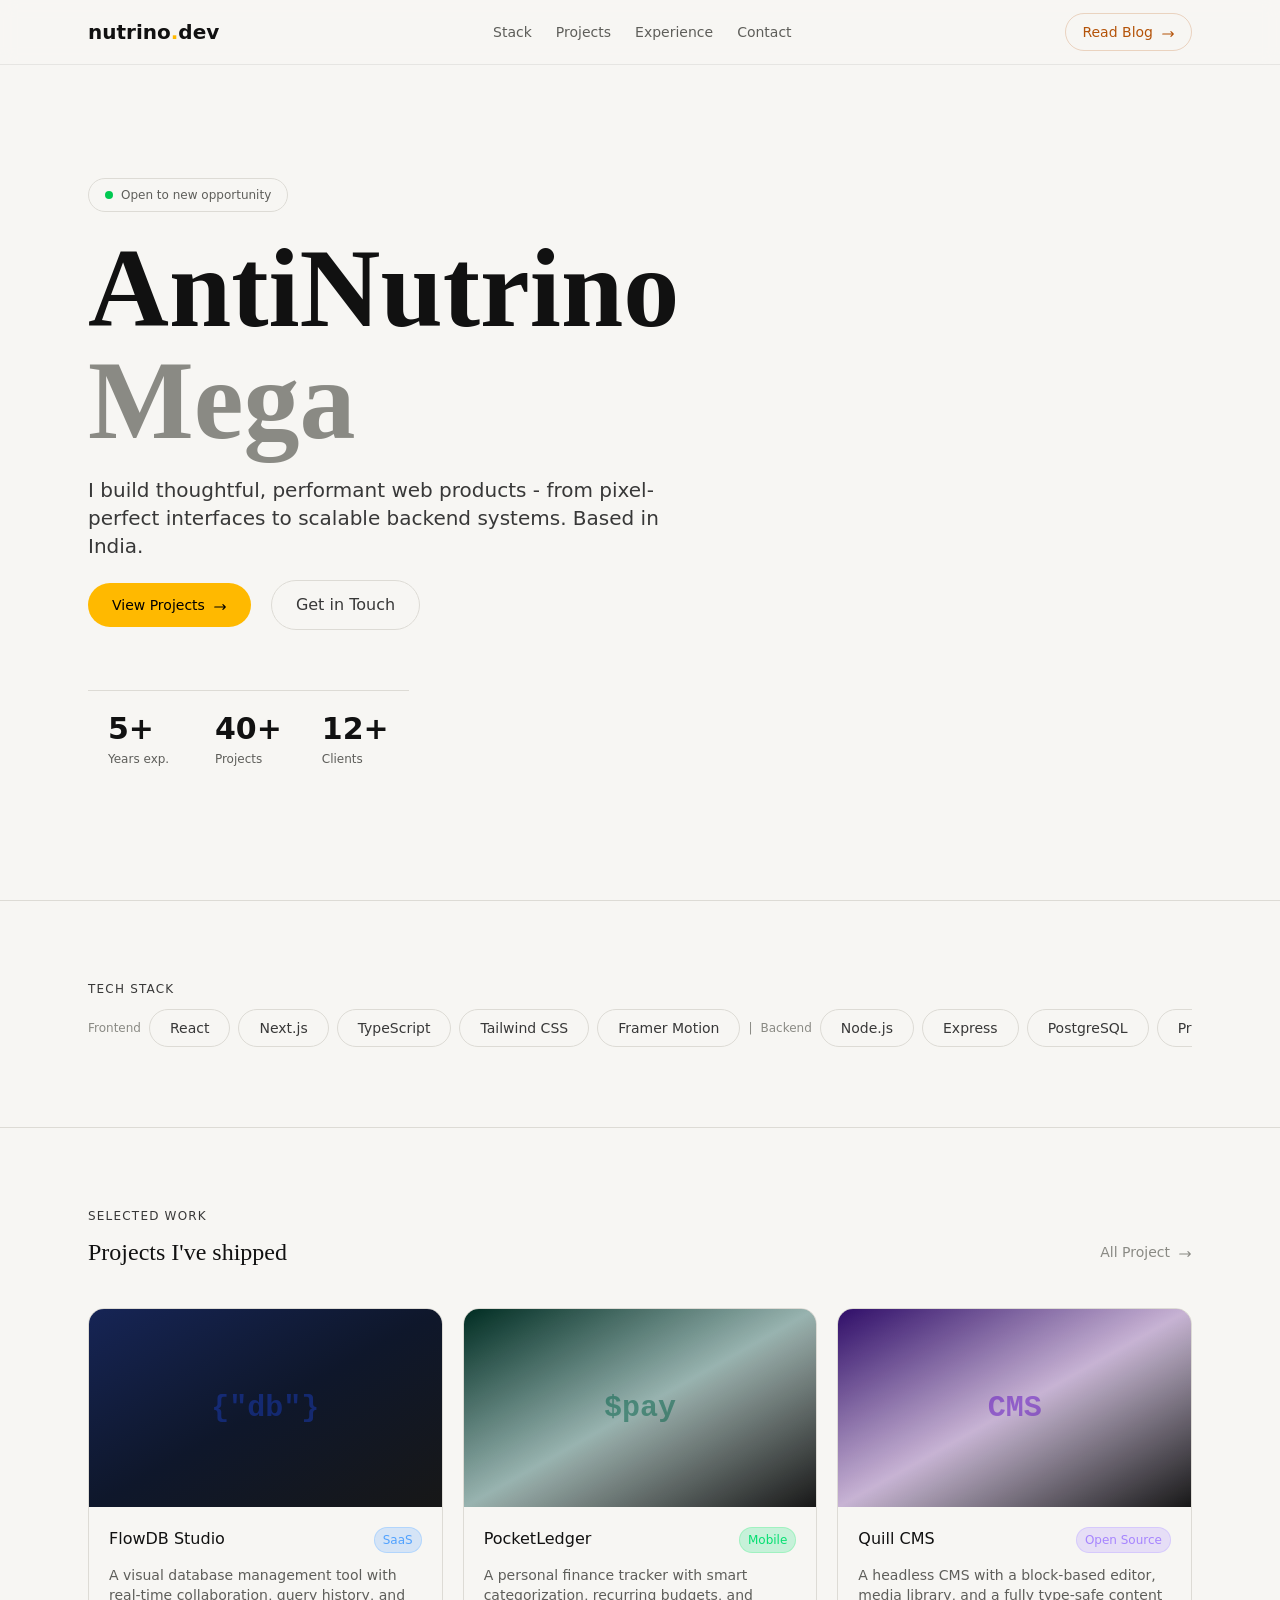
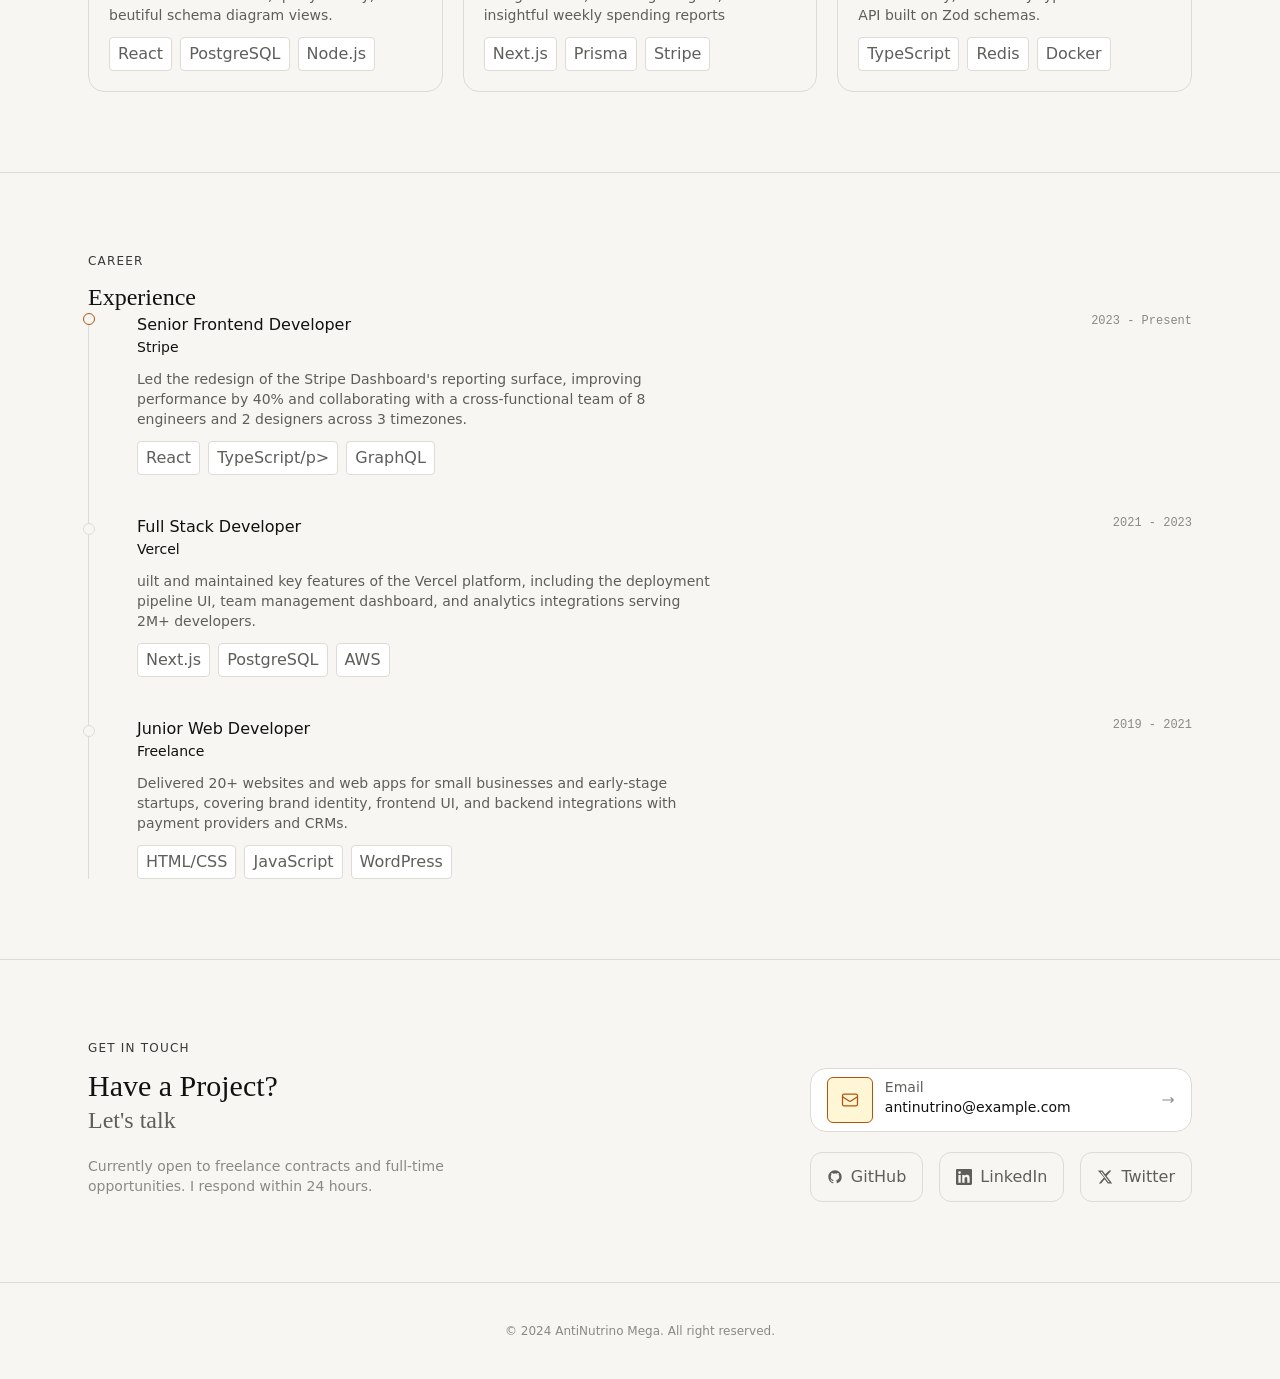
<file: index.html>
<!DOCTYPE html>
<html lang="en">

<head>
    <meta charset="UTF-8">
    <meta name="viewport" content="width=device-width, initial-scale=1.0">
    <title>Portfolio</title>
    <link rel="stylesheet" href="output.css">
</head>

<body>
    <header class="border-b border-(--border-subtle) fixed inset-x-0 bg-(--navbar-bg) backdrop-blur-sm z-1">
        <nav class="flex justify-between max-w-6xl mx-auto px-6 items-center h-16">
            <a href="" class="text-xl font-semibold">nutrino<span class="text-amber-400 text-xl">.</span>dev</a>
            <ul class="hidden md:flex gap-6 text-sm text-(--text-3)  ">
                <a href="#stack">
                    <li class="cursor-pointer hover:text-(--text-1) transition-all duration-200">Stack</li>
                </a>
                <a href="#project">
                    <li class="cursor-pointer hover:text-(--text-1) transition-all duration-200">Projects</li>
                </a>
                <a href="#experience">
                    <li class="cursor-pointer hover:text-(--text-1) transition-all duration-200">Experience</li>
                </a>
                <a href="#contact">
                    <li class="cursor-pointer hover:text-(--text-1) transition-all duration-200">Contact</li>
                </a>
            </ul>
            <a href="read_blog.html"
                class="hidden md:flex items-center gap-2 text-sm text-(--accent) border border-(--accent-border) px-4 py-2 rounded-full hover:bg-(--accent-dim) hover:border-(--accent) transition-all duration-200">Read
                Blog <svg class="w-3.5 h-3.5 mt-1" fill="none" stroke="currentColor" viewBox="0 0 24 24">
                    <path stroke-linecap="round" stroke-linejoin="round" stroke-width="2"
                        d="M17 8l4 4m0 0l-4 4m4-4H3" />
                </svg>
            </a>
        </nav>
    </header>

    <section class="min-h-screen pt-16 flex flex-col justify-center items-start">
        <div class="max-w-6xl w-full mx-auto px-6  text-white flex flex-col items-start">
            <div
                class="flex items-center gap-2 border border-(--border) px-4 py-2 rounded-full text-xs text-(--text-3) mb-5 animate-fade-in-up">
                <span class="inline-block h-2 w-2 bg-green-500 rounded-full animate-pulse "></span>
                <p>Open to new opportunity</p>
            </div>

            <h1 class="font-serif text-6xl md:text-8xl lg:text-[7rem] font-bold mb-5 animate-fade-in-up-1">
                <p class="text-(--text-1)">AntiNutrino</p>
                <p class="text-(--text-4)">Mega</p>
            </h1>

            <p class="text-(--text-2) text-lg md:text-xl max-w-xl mb-5 animate-fade-in-up-1">I build thoughtful,
                performant web products -
                from pixel-perfect interfaces to scalable backend systems. Based in India.</p>

            <div class="mb-15 flex gap-5 items-center animate-fade-in-up-2">
                <a href=""
                    class="bg-amber-400 hover:bg-amber-300 transition-all duration-200 text-black rounded-full px-6 py-3 text-sm font-medium flex items-center gap-2 ">View
                    Projects
                    <svg class="w-3.5 h-3.5 mt-1" fill="none" stroke="currentColor" viewBox="0 0 24 24">
                        <path stroke-linecap="round" stroke-linejoin="round" stroke-width="2"
                            d="M17 8l4 4m0 0l-4 4m4-4H3" />
                    </svg></a>
                <a href="" class="px-6 py-3 rounded-full border border-(--border) text-(--text-2) tex-sm">Get in
                    Touch</a>
            </div>

            <div class="border-t border-(--border) grid grid-cols-3 p-5 gap-10 animate-fade-in-up-3">
                <div>
                    <p class="text-3xl font-semibold text-(--text-1) mb-1">5+</p>
                    <p class="text-xs text-(--text-3)">Years exp.</p>
                </div>
                <div>
                    <p class="text-3xl font-semibold text-(--text-1) mb-1">40+</p>
                    <p class="text-xs text-(--text-3)">Projects</p>
                </div>
                <div>
                    <p class="text-3xl font-semibold text-(--text-1) mb-1">12+</p>
                    <p class="text-xs text-(--text-3)">Clients</p>
                </div>
            </div>
        </div>

    </section>

    <section id="stack" class="border-t border-(--border) py-20">
        <div class="max-w-6xl mx-auto px-6">
            <h2 class="uppercase text-(--text-2) text-xs tracking-widest mb-3">Tech Stack</h2>

            <div class="flex gap-2 items-center overflow-x-auto">
                <p class="text-xs text-(--text-4)">Frontend</p>
                <p
                    class="text-(--text-2) text-sm border border-(--border) px-5 py-2 rounded-full bg-(--suface-solid) hover:text-(--accent) hover:border-(--accent-div) transition-all duration-200 cursor-default text-nowrap">
                    React</p>
                <p
                    class="text-(--text-2) text-sm border border-(--border) px-5 py-2 rounded-full bg-(--suface-solid) hover:text-(--accent) hover:border-(--accent-div) transition-all duration-200 cursor-default text-nowrap">
                    Next.js</p>
                <p
                    class="text-(--text-2) text-sm border border-(--border) px-5 py-2 rounded-full bg-(--suface-solid) hover:text-(--accent) hover:border-(--accent-div) transition-all duration-200 cursor-default text-nowrap">
                    TypeScript</p>
                <p
                    class="text-(--text-2) text-sm border border-(--border) px-5 py-2 rounded-full bg-(--suface-solid) hover:text-(--accent) hover:border-(--accent-div) transition-all duration-200 cursor-default text-nowrap">
                    Tailwind CSS</p>
                <p
                    class="text-(--text-2) text-sm border border-(--border) px-5 py-2 rounded-full bg-(--suface-solid) hover:text-(--accent) hover:border-(--accent-div) transition-all duration-200 cursor-default text-nowrap">
                    Framer Motion</p>
                <p class="text-xs text-(--text-4)">|</p>
                <p class="text-xs text-(--text-4)">Backend</p>
                <p
                    class="text-(--text-2) text-sm border border-(--border) px-5 py-2 rounded-full bg-(--suface-solid) hover:text-(--accent) hover:border-(--accent-div) transition-all duration-200 cursor-default text-nowrap">
                    Node.js</p>
                <p
                    class="text-(--text-2) text-sm border border-(--border) px-5 py-2 rounded-full bg-(--suface-solid) hover:text-(--accent) hover:border-(--accent-div) transition-all duration-200 cursor-default text-nowrap">
                    Express</p>
                <p
                    class="text-(--text-2) text-sm border border-(--border) px-5 py-2 rounded-full bg-(--suface-solid) hover:text-(--accent) hover:border-(--accent-div) transition-all duration-200 cursor-default text-nowrap">
                    PostgreSQL</p>
                <p
                    class="text-(--text-2) text-sm border border-(--border) px-5 py-2 rounded-full bg-(--suface-solid) hover:text-(--accent) hover:border-(--accent-div) transition-all duration-200 cursor-default text-nowrap">
                    Prisma ORM</p>
                <p
                    class="text-(--text-2) text-sm border border-(--border) px-5 py-2 rounded-full bg-(--suface-solid) hover:text-(--accent) hover:border-(--accent-div) transition-all duration-200 cursor-default text-nowrap">
                    Redis</p>
                <p class="text-xs text-(--text-4)">|</p>
                <p class="text-xs text-(--text-4)">Devops</p>
                <p
                    class="text-(--text-2) text-sm border border-(--border) px-5 py-2 rounded-full bg-(--suface-solid) hover:text-(--accent) hover:border-(--accent-div) transition-all duration-200 cursor-default text-nowrap">
                    Docker </p>
                <p
                    class="text-(--text-2) text-sm border border-(--border) px-5 py-2 rounded-full bg-(--suface-solid) hover:text-(--accent) hover:border-(--accent-div) transition-all duration-200 cursor-default text-nowrap">
                    AWS</p>
                <p
                    class="text-(--text-2) text-sm border border-(--border) px-5 py-2 rounded-full bg-(--suface-solid) hover:text-(--accent) hover:border-(--accent-div) transition-all duration-200 cursor-default text-nowrap">
                    Vercel</p>
                <p
                    class="text-(--text-2) text-sm border border-(--border) px-5 py-2 rounded-full bg-(--suface-solid) hover:text-(--accent) hover:border-(--accent-div) transition-all duration-200 cursor-default text-nowrap">
                    GitHub CI/CD</p>
            </div>
        </div>
    </section>

    <section id="project" class="border-t border-(--border) py-20">
        <div class="max-w-6xl mx-auto px-6">
            <h2 class="uppercase text-(--text-2) text-xs tracking-widest mb-3">Selected Work</h2>
            <div class="flex justify-between items-center mb-10">
                <h1 class="text-2xl font-serif">Projects I've shipped</h1>
                <div>
                    <p
                        class="flex gap-2 items-center text-sm text-(--text-4) cursor-pointer hover:text-(--accent) transition-all duration-200">
                        All Project<svg class="w-3.5 h-3.5 mt-1" fill="none" stroke="currentColor" viewBox="0 0 24 24">
                            <path stroke-linecap="round" stroke-linejoin="round" stroke-width="2"
                                d="M17 8l4 4m0 0l-4 4m4-4H3" />
                        </svg></p>
                </div>
            </div>
            <div class=" grid grid-cols-1 gap-5 md:grid-cols-2 lg:grid-cols-3 ">
                <article
                    class="group border border-(--border) overflow-hidden rounded-2xl hover:-translate-y-1.5 transition-all duration-300 hover:border-white/30">
                    <div
                        class="relative aspect-video bg-linear-to-br from-blue-950 via-slate-900 to-neutral-900 flex items-center justify-center ">

                        <p
                            class="text-3xl font-mono text- text-blue-800/50 font-bold group-hover:opacity-0 transition-all duration-300">
                            {"db"}</p>

                        <div
                            class="absolute group-hover:bg-black/20 inset-0 flex items-center justify-center transition-all duration-300">
                            <p
                                class="absolute opacity-0 group-hover:opacity-100 rounded-full px-3 py-1.5 border flex items-center gap-2 border-white/20 bg-white/10 backdrop-blur-2xl transition-all duration-300">
                                View Project
                                <svg class="w-3.5 h-3.5 mt-1" fill="none" stroke="currentColor" viewBox="0 0 24 24">
                                    <path stroke-linecap="round" stroke-linejoin="round" stroke-width="2"
                                        d="M17 8l4 4m0 0l-4 4m4-4H3" />
                                </svg>
                            </p>
                        </div>
                    </div>
                    <div class="p-5 ">
                        <div class="flex justify-between mb-3">
                            <h3>FlowDB Studio</h3>
                            <p
                                class="text-xs border border-blue-300/50 px-2 py-1 text-blue-400 rounded-full bg-blue-400/20">
                                SaaS</p>
                        </div>

                        <p class="mb-3 text-sm text-(--text-3)">A visual database management tool with real-time
                            collaboration, query history, and beutiful schema diagram views.</p>

                        <div class="flex gap-2 flex-wrap">
                            <p class="text-(--text-3) px-2 py-1 border border-(--border) rounded bg-(--surface-solid)">
                                React</p>
                            <p class="text-(--text-3) px-2 py-1 border border-(--border) rounded bg-(--surface-solid)">
                                PostgreSQL</p>
                            <p class="text-(--text-3) px-2 py-1 border border-(--border) rounded bg-(--surface-solid)">
                                Node.js</p>
                        </div>

                    </div>
                </article>

                <article
                    class="group border border-(--border) overflow-hidden rounded-2xl hover:-translate-y-1.5 transition-all duration-300 hover:border-white/30">
                    <div
                        class="relative aspect-video bg-linear-to-br  from-emerald-950 via-teal-900/40 to-neutral-900 flex items-center justify-center ">

                        <p
                            class="text-3xl font-mono text- text-emerald-800/50 font-bold group-hover:opacity-0 transition-all duration-300">
                            $pay</p>

                        <div
                            class="absolute group-hover:bg-black/20 inset-0 flex items-center justify-center transition-all duration-300">
                            <p
                                class="absolute opacity-0 group-hover:opacity-100 rounded-full px-3 py-1.5 border flex items-center gap-2 border-white/20 bg-white/10 backdrop-blur-2xl transition-all duration-300">
                                View Project
                                <svg class="w-3.5 h-3.5 mt-1" fill="none" stroke="currentColor" viewBox="0 0 24 24">
                                    <path stroke-linecap="round" stroke-linejoin="round" stroke-width="2"
                                        d="M17 8l4 4m0 0l-4 4m4-4H3" />
                                </svg>
                            </p>
                        </div>
                    </div>
                    <div class="p-5 ">
                        <div class="flex justify-between mb-3">
                            <h3>PocketLedger</h3>
                            <p
                                class="text-xs border border-green-300/50 px-2 py-1 text-green-400 rounded-full bg-green-400/20">
                                Mobile</p>
                        </div>

                        <p class="mb-3 text-sm text-(--text-3)">A personal finance tracker with smart categorization,
                            recurring budgets, and insightful weekly spending reports</p>

                        <div class="flex gap-2 flex-wrap">
                            <p class="text-(--text-3) px-2 py-1 border border-(--border) rounded bg-(--surface-solid)">
                                Next.js</p>
                            <p class="text-(--text-3) px-2 py-1 border border-(--border) rounded bg-(--surface-solid)">
                                Prisma</p>
                            <p class="text-(--text-3) px-2 py-1 border border-(--border) rounded bg-(--surface-solid)">
                                Stripe</p>
                        </div>

                    </div>
                </article>

                <article
                    class="group border border-(--border) overflow-hidden rounded-2xl hover:-translate-y-1.5 transition-all duration-300 hover:border-white/30 md:col-span-2 lg:col-span-1">
                    <div
                        class="relative aspect-video bg-linear-to-br from-violet-950 via-purple-900/30 to-neutral-900 flex items-center justify-center ">

                        <p
                            class="text-3xl font-mono text- text-violet-800/50 font-bold group-hover:opacity-0 transition-all duration-300">
                            CMS</p>

                        <div
                            class="absolute group-hover:bg-black/20 inset-0 flex items-center justify-center transition-all duration-300">
                            <p
                                class="absolute opacity-0 group-hover:opacity-100 rounded-full px-3 py-1.5 border flex items-center gap-2 border-white/20 bg-white/10 backdrop-blur-2xl transition-all duration-300">
                                View Project
                                <svg class="w-3.5 h-3.5 mt-1" fill="none" stroke="currentColor" viewBox="0 0 24 24">
                                    <path stroke-linecap="round" stroke-linejoin="round" stroke-width="2"
                                        d="M17 8l4 4m0 0l-4 4m4-4H3" />
                                </svg>
                            </p>
                        </div>
                    </div>
                    <div class="p-5 ">
                        <div class="flex justify-between mb-3">
                            <h3>Quill CMS</h3>
                            <p
                                class="text-xs border border-violet-300/50 px-2 py-1 text-violet-400 rounded-full bg-violet-400/20">
                                Open Source</p>
                        </div>

                        <p class="mb-3 text-sm text-(--text-3)">A headless CMS with a block-based editor, media library,
                            and a fully type-safe content API built on Zod schemas.</p>

                        <div class="flex gap-2 flex-wrap">
                            <p class="text-(--text-3) px-2 py-1 border border-(--border) rounded bg-(--surface-solid)">
                                TypeScript</p>
                            <p class="text-(--text-3) px-2 py-1 border border-(--border) rounded bg-(--surface-solid)">
                                Redis</p>
                            <p class="text-(--text-3) px-2 py-1 border border-(--border) rounded bg-(--surface-solid)">
                                Docker</p>
                        </div>

                    </div>
                </article>
            </div>
        </div>
    </section>

    <section id="experience" class="border-t border-(--border) py-20">
        <div class="max-w-6xl mx-auto px-6">
            <h2 class="uppercase text-(--text-2) text-xs tracking-widest mb-3">Career</h2>
            <h1 class="text-2xl font-serif">Experience</h1>

            <div class="border-l border-(--border)">
                <div class="relative mb-10">
                    <div class="border rounded-full w-3 h-3 border-(--accent) absolute -left-1.5 top-0  bg-(--surface)">
                    </div>
                    <div class="pl-12 ">
                        <div class="flex flex-col md:flex-row justify-between mb-3 gap-2">
                            <div>
                                <h3>Senior Frontend Developer</h3>
                                <p class="font-light text-(--text2) text-sm">Stripe</p>
                            </div>
                            <p class="text-xs text-(--text-4) font-mono  ">
                                2023 - Present</p>
                        </div>
                        <p class="mb-3 text-sm text-(--text-3) max-w-xl">Led the redesign of the Stripe Dashboard's
                            reporting surface, improving performance by 40% and collaborating with a cross-functional
                            team of 8 engineers and 2 designers across 3 timezones.</p>

                        <div class="flex gap-2 flex-wrap">
                            <p class="text-(--text-3) px-2 py-1 border border-(--border) rounded bg-(--surface-solid)">
                                React</p>
                            <p class="text-(--text-3) px-2 py-1 border border-(--border) rounded bg-(--surface-solid)">
                                TypeScript/p>
                            <p class="text-(--text-3) px-2 py-1 border border-(--border) rounded bg-(--surface-solid)">
                                GraphQL</p>
                        </div>

                    </div>

                </div>

                <div class="relative mb-10">
                    <div class="border rounded-full w-3 h-3 border-(--border) absolute -left-1.5 top-2  bg-(--surface)">
                    </div>
                    <div class="pl-12 ">
                        <div class="flex flex-col md:flex-row justify-between mb-3 gap-2">
                            <div>
                                <h3>Full Stack Developer</h3>
                                <p class="font-light text-(--text2) text-sm">Vercel</p>
                            </div>
                            <p class="text-xs text-(--text-4) font-mono  ">
                                2021 - 2023</p>
                        </div>
                        <p class="mb-3 text-sm text-(--text-3) max-w-xl">uilt and maintained key features of the Vercel
                            platform, including the deployment pipeline UI, team management dashboard, and analytics
                            integrations serving 2M+ developers.</p>

                        <div class="flex gap-2 flex-wrap">
                            <p class="text-(--text-3) px-2 py-1 border border-(--border) rounded bg-(--surface-solid)">
                                Next.js</p>
                            <p class="text-(--text-3) px-2 py-1 border border-(--border) rounded bg-(--surface-solid)">
                                PostgreSQL</p>
                            <p class="text-(--text-3) px-2 py-1 border border-(--border) rounded bg-(--surface-solid)">
                                AWS</p>
                        </div>

                    </div>

                </div>

                <div class="relative">
                    <div class="border rounded-full w-3 h-3 border-(--border) absolute -left-1.5 top-2  bg-(--surface)">
                    </div>
                    <div class="pl-12 ">
                        <div class="flex flex-col md:flex-row justify-between mb-3 gap-2">
                            <div>
                                <h3>Junior Web Developer</h3>
                                <p class="font-light text-(--text2) text-sm">Freelance</p>
                            </div>
                            <p class="text-xs text-(--text-4) font-mono  ">
                                2019 - 2021</p>
                        </div>
                        <p class="mb-3 text-sm text-(--text-3) max-w-xl">Delivered 20+ websites and web apps for small
                            businesses and early-stage startups, covering brand identity, frontend UI, and backend
                            integrations with payment providers and CRMs.</p>

                        <div class="flex gap-2 flex-wrap">
                            <p class="text-(--text-3) px-2 py-1 border border-(--border) rounded bg-(--surface-solid)">
                                HTML/CSS</p>
                            <p class="text-(--text-3) px-2 py-1 border border-(--border) rounded bg-(--surface-solid)">
                                JavaScript</p>
                            <p class="text-(--text-3) px-2 py-1 border border-(--border) rounded bg-(--surface-solid)">
                                WordPress</p>
                        </div>

                    </div>

                </div>
            </div>
        </div>
    </section>

    <section id="contact" class="border-t border-(--border) py-20">
        <div class="max-w-6xl mx-auto px-6">
            <h2 class="uppercase text-(--text-2) text-xs tracking-widest mb-3">Get in touch</h2>
            <div class="flex flex-col md:flex-row lg:flex-row gap-10 md:justify-between lg:justify-between">
                <div>
                    <h1 class="text-3xl font-serif">Have a Project?</h1>
                    <h1 class="text-2xl font-serif font-thin mb-5 text-(--text-3)">Let's talk</h1>
                    <p class="max-w-sm text-(--text-4) text-sm">Currently open to freelance contracts and full-time
                        opportunities. I respond within 24 hours.</p>
                </div>
                <div>
                    <div class=" flex-1 md:max-w-sm">
                        <a href="mailto:rr77528710@gmail.com"
                            class="flex justify-between items-center gap-5 md:gap-10 px-4 py-2 bg-(--surface-solid) rounded-2xl border border-(--border) hover:border-white/20 transition-all duration-200 group">
                            <div class="flex justify-between gap-3 text-sm md:text-md">
                                <div
                                    class="p-3 bg-amber-300/20 rounded-md inline-block border-[0.5px] border-(--accent)">
                                    <svg class="w-5 h-5 text-(--accent)" fill="none" stroke="currentColor"
                                        viewBox="0 0 24 24">
                                        <path stroke-linecap="round" stroke-linejoin="round" stroke-width="1.5"
                                            d="M3 8l7.89 5.26a2 2 0 002.22 0L21 8M5 19h14a2 2 0 002-2V7a2 2 0 00-2-2H5a2 2 0 00-2 2v10a2 2 0 002 2z" />
                                    </svg>

                                </div>
                                <div>
                                    <p class="text-(--text-3) text-sm">Email</p>
                                    <p>antinutrino@example.com</p>
                                </div>
                            </div>
                            <div class="group-hover:translate-x-1.5 transition-all duration-300 ">
                                <svg class="w-3.5 h-3.5 text-(--text-4)" fill="none" stroke="currentColor"
                                    viewBox="0 0 24 24">
                                    <path stroke-linecap="round" stroke-linejoin="round" stroke-width="2"
                                        d="M17 8l4 4m0 0l-4 4m4-4H3" />
                                </svg>

                            </div>
                        </a>
                        <div class="mt-5 flex gap-4 flex-wrap">
                            <p
                                class="flex flex-1 items-center gap-2 border border-(--border) px-4 py-3 rounded-xl text-(--text-3) font-light justify-center hover:border-white/30 transition-all duration-200 ">
                                <svg class="w-4 h-4" fill="currentColor" viewBox="0 0 24 24">
                                    <path
                                        d="M12 2C6.477 2 2 6.484 2 12.017c0 4.425 2.865 8.18 6.839 9.504.5.092.682-.217.682-.483 0-.237-.008-.868-.013-1.703-2.782.605-3.369-1.343-3.369-1.343-.454-1.158-1.11-1.466-1.11-1.466-.908-.62.069-.608.069-.608 1.003.07 1.531 1.032 1.531 1.032.892 1.53 2.341 1.088 2.91.832.092-.647.35-1.088.636-1.338-2.22-.253-4.555-1.113-4.555-4.951 0-1.093.39-1.988 1.029-2.688-.103-.253-.446-1.272.098-2.65 0 0 .84-.27 2.75 1.026A9.564 9.564 0 0112 6.844c.85.004 1.705.115 2.504.337 1.909-1.296 2.747-1.027 2.747-1.027.546 1.379.202 2.398.1 2.651.64.7 1.028 1.595 1.028 2.688 0 3.848-2.339 4.695-4.566 4.942.359.31.678.921.678 1.856 0 1.338-.012 2.419-.012 2.747 0 .268.18.58.688.482A10.019 10.019 0 0022 12.017C22 6.484 17.522 2 12 2z" />
                                </svg> GitHub
                            </p>
                            <p
                                class="flex flex-1 items-center gap-2 border border-(--border) px-4 py-3 rounded-xl text-(--text-3) font-light justify-center hover:border-white/30 transition-all duration-200 ">
                                <svg class="w-4 h-4" fill="currentColor" viewBox="0 0 24 24">
                                    <path
                                        d="M20.447 20.452h-3.554v-5.569c0-1.328-.027-3.037-1.852-3.037-1.853 0-2.136 1.445-2.136 2.939v5.667H9.351V9h3.414v1.561h.046c.477-.9 1.637-1.85 3.37-1.85 3.601 0 4.267 2.37 4.267 5.455v6.286zM5.337 7.433a2.062 2.062 0 01-2.063-2.065 2.064 2.064 0 112.063 2.065zm1.782 13.019H3.555V9h3.564v11.452zM22.225 0H1.771C.792 0 0 .774 0 1.729v20.542C0 23.227.792 24 1.771 24h20.451C23.2 24 24 23.227 24 22.271V1.729C24 .774 23.2 0 22.222 0h.003z" />
                                </svg> LinkedIn
                            </p>
                            <p class="flex flex-1 items-center gap-2 border border-(--border) px-4 py-3 rounded-xl text-(--text-3) font-light justify-center hover:border-white/30 transition-all duration-200 
                            "><svg class="w-4 h-4" fill="currentColor" viewBox="0 0 24 24">
                                    <path
                                        d="M18.244 2.25h3.308l-7.227 8.26 8.502 11.24H16.17l-4.714-6.231-5.401 6.231H2.736l7.73-8.835L1.254 2.25H8.08l4.259 5.63 5.905-5.63zm-1.161 17.52h1.833L7.084 4.126H5.117z" />
                                </svg>Twitter</p>
                        </div>
                    </div>
                </div>
            </div>
        </div>
    </section>

    <footer class="border-t border-(--border) py-10 flex justify-center items-center">
        <div class="max-w-6xl mx-auto px-6 text-xs text-(--text-4)">
            &copy; 2024 AntiNutrino Mega. All right reserved.
        </div>
    </footer>

</body>

</html>
</file>
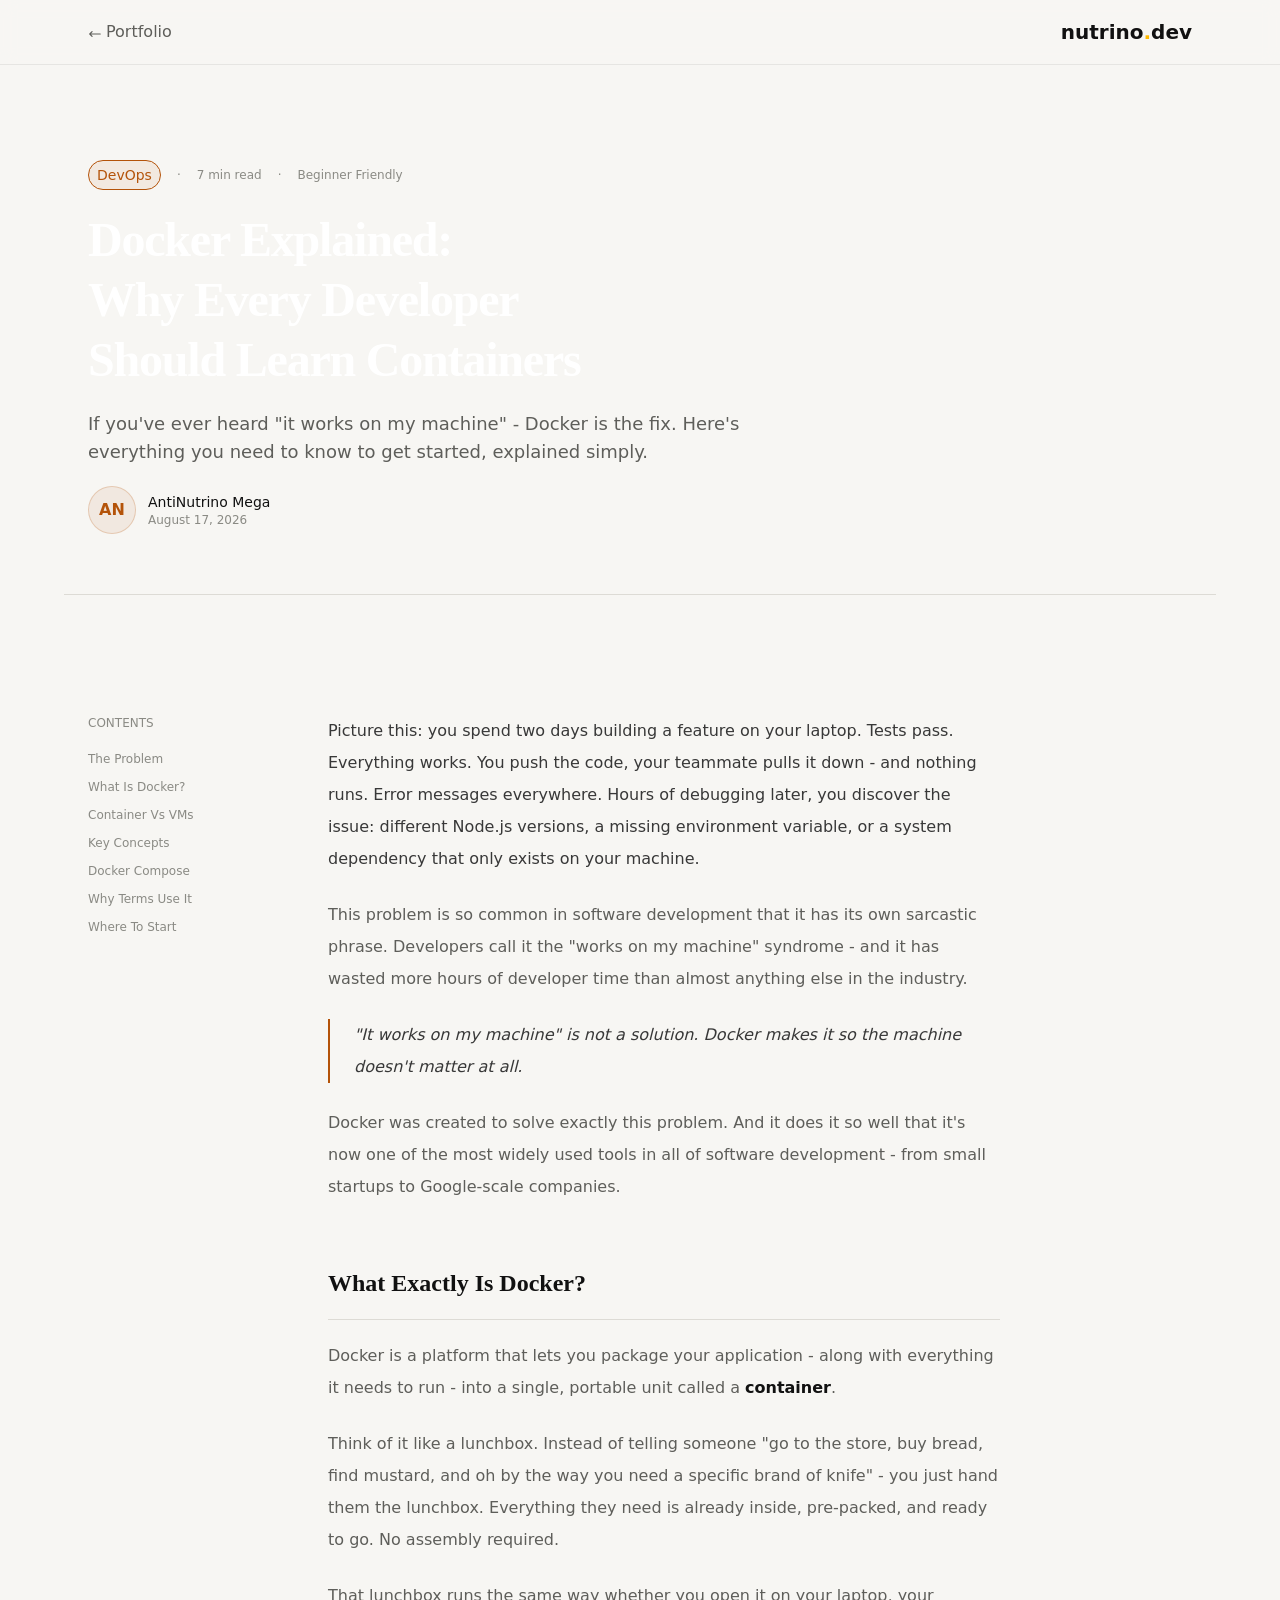
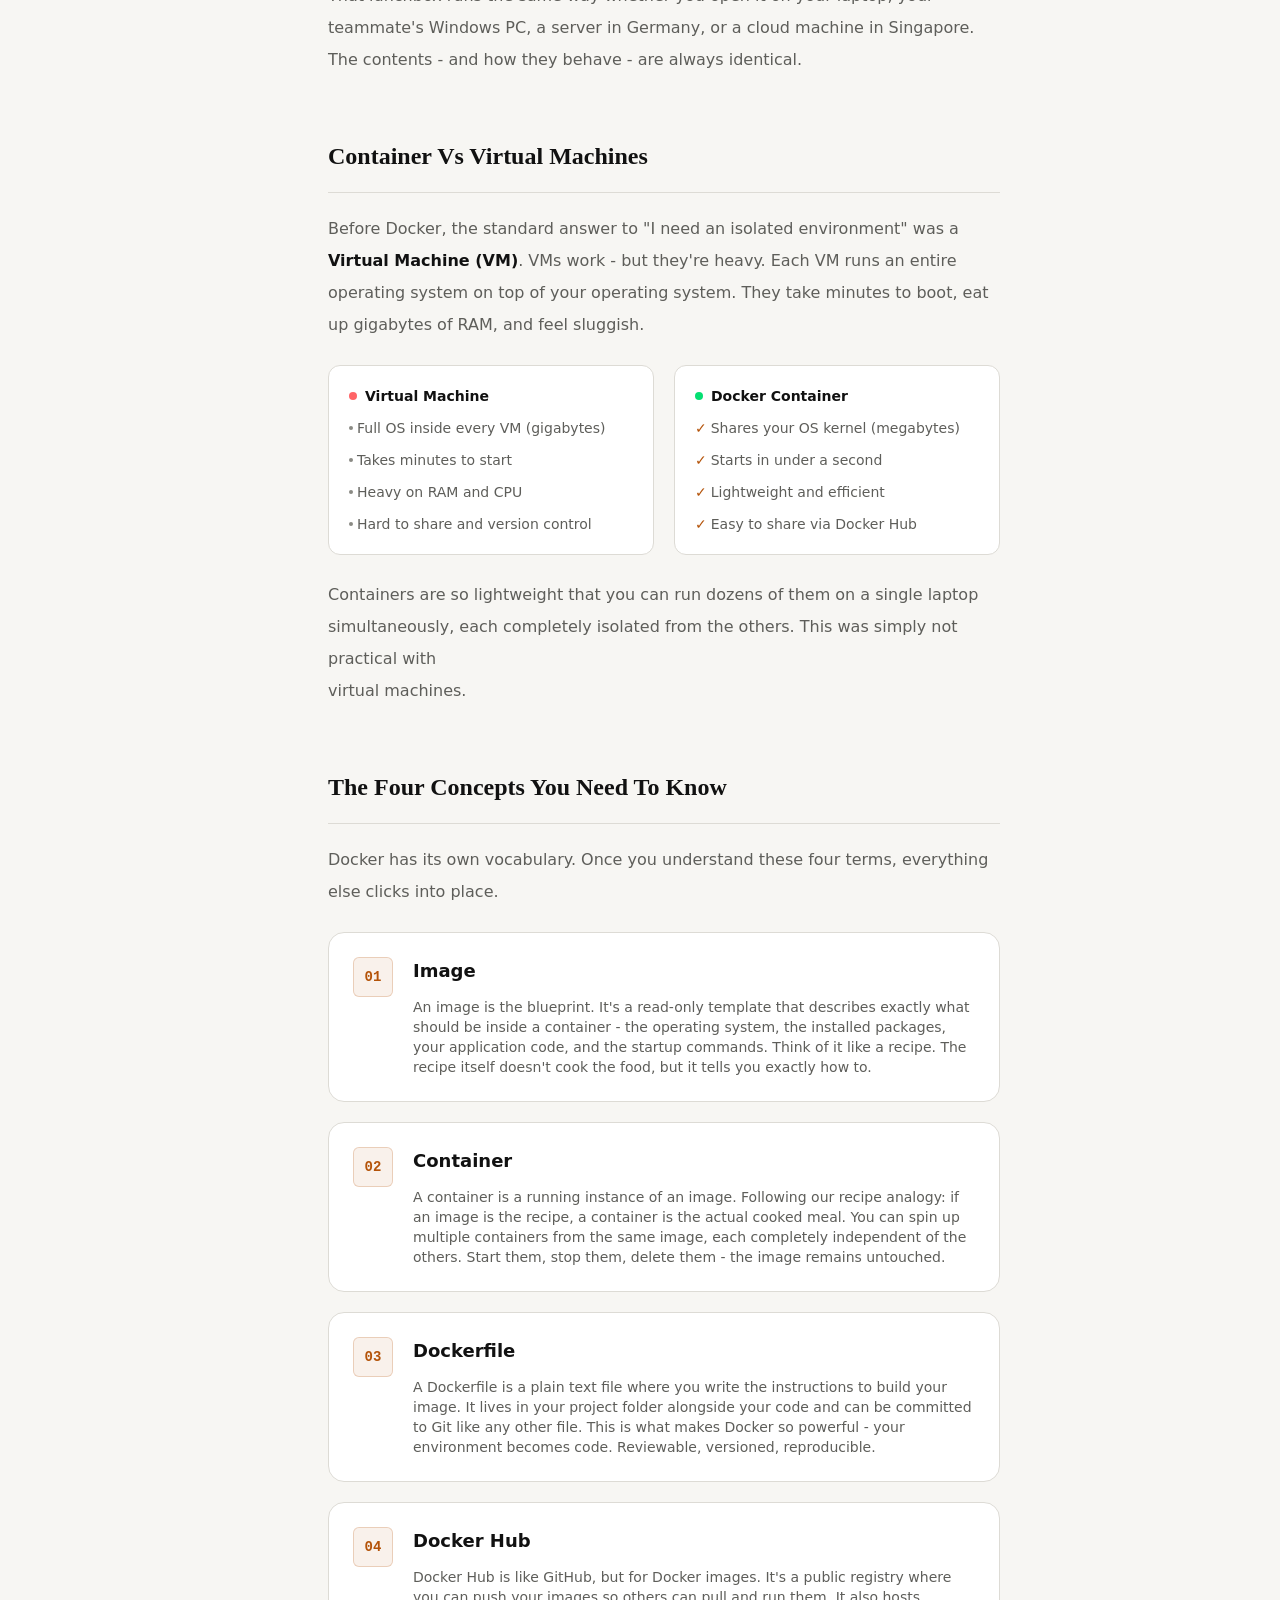
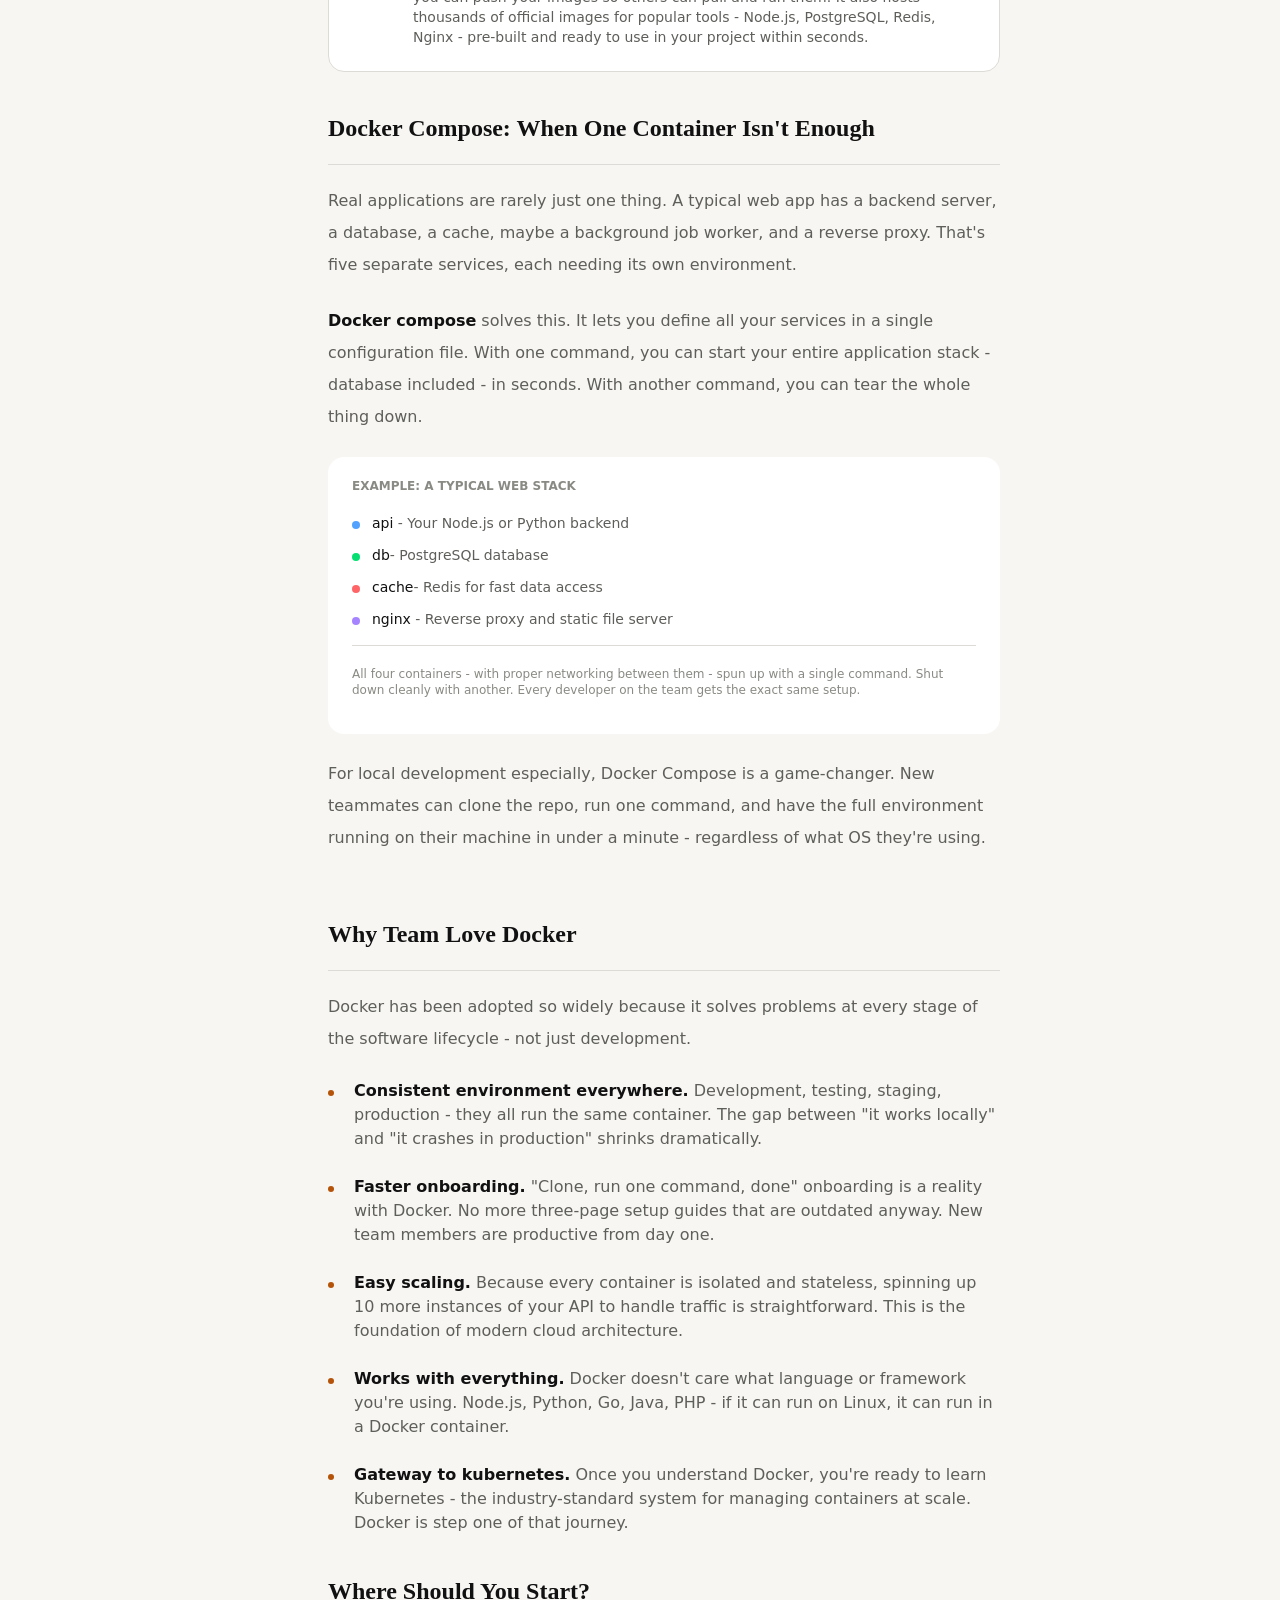
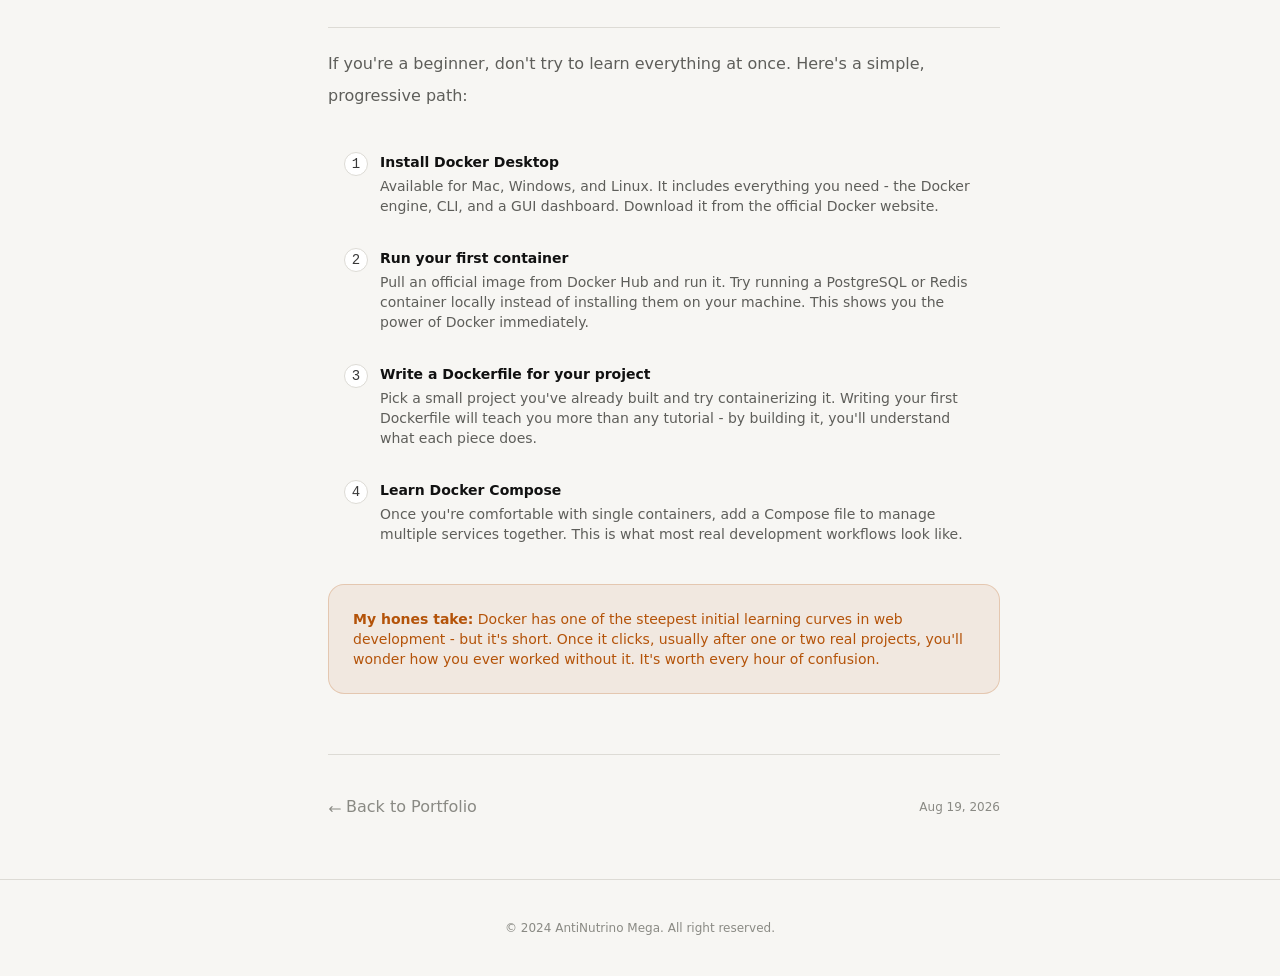
<file: read_blog.html>
<!DOCTYPE html>
<html lang="en">

<head>
    <meta charset="UTF-8">
    <meta name="viewport" content="width=device-width, initial-scale=1.0">
    <title>Docker Blog</title>
    <link rel="stylesheet" href="output.css">
</head>

<body>
    <header class="border-b border-(--border-subtle) fixed inset-x-0 bg-(--navbar-bg) backdrop-blur-sm z-1">
        <nav class="flex justify-between max-w-6xl mx-auto px-6 items-center h-16">
            <a href="index.html" class="text-(--text-3) flex gap-1 items-center hover:text-(--accent) transition-all duration-300"><svg class="w-3.5 h-3.5 mt-1"
                    fill="none" stroke="currentColor" viewBox="0 0 24 24">
                    <path stroke-linecap="round" stroke-linejoin="round" stroke-width="2"
                        d="M7 8l-4 4m0 0l4 4m-4-4h18" />
                </svg> Portfolio</a>
            <a href="" class="text-xl font-semibold">nutrino<span class="text-amber-400 text-xl">.</span>dev</a>
        </nav>
    </header>

    <section class="py-25">
        <div
            class="max-w-6xl w-full mx-auto px-6 py-15  text-white flex flex-col items-start border-b border-(--border)">
            <div class="max-w-2xl">
                <div class="flex gap-4 text-xs text-(--text-4) items-center">
                    <div
                        class="flex items-center gap-2 text-sm text-(--accent) border px-2 py-1 rounded-full bg-(--accent-dim) border-(--accent)">
                        DevOps</div>
                    <p>·</p>
                    <span>7 min read</span>
                    <p>·</p>
                    <span>Beginner Friendly</span>
                </div>

                <h1 class="text-4xl md:text-5xl my-5  font-serif font-bold leading-tight tracking-tight">Docker
                    Explained: <br>
                    Why Every Developer <br> Should Learn Containers
                </h1>

                <p class="text-(--text-3) font-extralight text-lg leading-7">If you've ever heard "it
                    works on my machine" - Docker is
                    the fix. Here's everything you need to know to get started, explained simply.
                </p>

                <div class="flex items-center gap-3 mt-5">
                    <div
                        class="h-12 w-12 rounded-full bg-(--accent-dim) border border-(--accent-border) p-2 grid place-items-center text-(--accent) font-bold">
                        AN</div>
                    <div>
                        <p class="text-sm text-(--text-1)">AntiNutrino Mega</p>
                        <p class="text-xs text-(--text-4)">August 17, 2026</p>
                    </div>
                </div>
            </div>
        </div>
    </section>

    <section class="">
        <div class="max-w-6xl mx-auto px-6 py-5 flex gap-20">
            <div class="w-40 hidden relative lg:block">
                <div class="sticky top-30">
                    <h2 class="uppercase trakcing-widest text-xs text-(--text-4)  mb-5">Contents</h2>
                    <ul class="flex flex-col gap-3">
                        <a href="#problem"
                            class="capitalize text-xs text-(--text-4) hover:text-(--accent) transition-all duration-300 ">
                            <li>The Problem</li>
                        </a>
                        <a href="#docker"
                            class="capitalize text-xs text-(--text-4) hover:text-(--accent) transition-all duration-300 ">
                            <li>what is docker?</li>
                        </a>
                        <a href="#container"
                            class="capitalize text-xs text-(--text-4) hover:text-(--accent) transition-all duration-300 ">
                            <li>container vs VMs</li>
                        </a>
                        <a href="#key"
                            class="capitalize text-xs text-(--text-4) hover:text-(--accent) transition-all duration-300 ">
                            <li>key concepts</li>
                        </a>
                        <a href="#compose"
                            class="capitalize text-xs text-(--text-4) hover:text-(--accent) transition-all duration-300 ">
                            <li>docker compose</li>
                        </a>
                        <a href="#terms"
                            class="capitalize text-xs text-(--text-4) hover:text-(--accent) transition-all duration-300 ">
                            <li>why terms use it</li>
                        </a>
                        <a href="#start"
                            class="capitalize text-xs text-(--text-4) hover:text-(--accent) transition-all duration-300 ">
                            <li>where to start</li>
                        </a>
                    </ul>
                </div>
            </div>
            <div class="flex-1">
                <section id="problem">
                    <div class="max-w-2xl">
                        <p class="text-base text-(--text-2) leading-8 mb-6">Picture this: you spend two days building a
                            feature on your laptop. Tests pass. Everything works. You push the code, your teammate pulls
                            it down - and nothing runs. Error messages everywhere. Hours of debugging later, you
                            discover the issue: different Node.js versions, a missing environment variable, or a system
                            dependency that only exists on your machine.</p>
                        <p class="text-base text-(--text-3) leading-8 mb-6">This problem is so common in software
                            development that it has its own sarcastic phrase. Developers call it the "works on my
                            machine" syndrome - and it has wasted more hours of developer time than almost anything else
                            in the industry.</p>
                        <blockquote class="italic border-l-2 pl-6 border-(--accent) text-(--text-2) leading-8 mb-6">
                            <span>
                                "It works on my machine" is not a solution. Docker makes it so the machine doesn't
                                matter at all.
                            </span>
                        </blockquote>
                        <p class="text-base text-(--text-3) leading-8 mb-6">Docker was created to solve exactly this
                            problem. And it does it so well that it's now one of the most widely used tools in all of
                            software development - from small startups to Google-scale companies.</p>
                    </div>

                </section>

                <section id="docker" class="pt-10">
                    <div class="max-w-2xl">
                        <h2 class="capitalize font-serif font-bold text-2xl border-b border-(--border) pb-5 mb-5">what
                            exactly is docker?</h2>
                        <p class="text-base text-(--text-3) leading-8 mb-6">Docker is a platform that lets you package
                            your
                            application - along with everything it needs to run - into a single, portable unit called a
                            <span class="text-(--text-1) font-semibold">container</span>.
                        </p>
                        <p class="text-base text-(--text-3) leading-8 mb-6">Think of it like a lunchbox. Instead of
                            telling
                            someone "go to the store, buy bread, find mustard, and oh by the way you need a specific
                            brand
                            of knife" - you just hand them the lunchbox. Everything they need is already inside,
                            pre-packed,
                            and ready to go. No assembly required.</p>
                        <p class="text-base text-(--text-3) leading-8 mb-6">That lunchbox runs the same way whether you
                            open
                            it on your laptop, your teammate's Windows PC, a server in Germany, or a cloud machine in
                            Singapore. The contents - and how they behave - are always identical.</p>
                    </div>
                </section>

                <section id="container" class="pt-10">
                    <div class="max-w-2xl">
                        <h2 class="capitalize font-serif font-bold text-2xl border-b border-(--border) pb-5 mb-5">
                            container
                            vs virtual machines</h2>
                        <p class="text-base text-(--text-3) leading-8 mb-6">Before Docker, the standard answer to "I
                            need an
                            isolated environment" was a <span class="text-(--text-1) font-semibold">Virtual Machine
                                (VM)</span>. VMs work - but they're heavy. Each VM runs an entire operating system on
                            top of
                            your operating system. They take minutes to boot, eat up gigabytes of RAM, and feel
                            sluggish.
                        </p>
                        <div class="flex flex-col sm:flex-row gap-5 text-xs text-(--text-3) pb-6">
                            <div class="flex-1 bg-(--surface-solid) p-5 rounded-xl border border-(--border) text-sm ">
                                <div class="flex items-center gap-2 mb-3">
                                    <span class="h-2 w-2 inline-block bg-red-400 rounded-full"></span>
                                    <p class="text-(--text-1) font-semibold">Virtual Machine</p>
                                </div>
                                <div class="flex flex-col gap-3">
                                    <div class="flex gap-1 items-center">
                                        <span
                                            class="h-1 w-1 inline-block bg-(--text-4) rounded-full text-(--text-1) "></span>
                                        <p>Full OS inside every VM (gigabytes)</p>
                                    </div>
                                    <div class="flex gap-1 items-center">
                                        <span
                                            class="h-1 w-1 inline-block bg-(--text-4) rounded-full text-(--text-1) "></span>
                                        <p>Takes minutes to start</p>
                                    </div>
                                    <div class="flex gap-1 items-center">
                                        <span
                                            class="h-1 w-1 inline-block bg-(--text-4) rounded-full text-(--text-1) "></span>
                                        <p>Heavy on RAM and CPU</p>
                                    </div>
                                    <div class="flex gap-1 items-center">
                                        <span
                                            class="h-1 w-1 inline-block bg-(--text-4) rounded-full text-(--text-1) "></span>
                                        <p>Hard to share and version control</p>
                                    </div>
                                </div>
                            </div>
                            <div class="flex-1 bg-(--surface-solid) p-5 rounded-xl border border-(--border) text-sm ">
                                <div class="flex items-center gap-2 mb-3">
                                    <span class="h-2 w-2 inline-block bg-green-400 rounded-full"></span>
                                    <p class="text-(--text-1) font-semibold">Docker Container</p>
                                </div>
                                <div class="flex flex-col gap-3">
                                    <div class="flex gap-1 items-center">
                                        <span class="text-(--accent) ">✓</span>
                                        <p>Shares your OS kernel (megabytes)</p>
                                    </div>
                                    <div class="flex gap-1 items-center">
                                        <span class="text-(--accent) ">✓</span>
                                        <p>Starts in under a second</p>
                                    </div>
                                    <div class="flex gap-1 items-center">
                                        <span class="text-(--accent) ">✓</span>
                                        <p> Lightweight and efficient</p>
                                    </div>
                                    <div class="flex gap-1 items-center">
                                        <span class="text-(--accent) ">✓</span>
                                        <p>Easy to share via Docker Hub</p>
                                    </div>
                                </div>
                            </div>

                        </div>
                        <p class="text-base text-(--text-3) leading-8 mb-6">Containers are so lightweight that you can
                            run
                            dozens of them on a single laptop <br>simultaneously, each completely isolated from the
                            others.
                            This was simply not practical with <br>virtual machines.
                        </p>
                    </div>
                </section>

                <section id="key" class="pt-10">
                    <div class="max-w-2xl">
                        <h2 class="capitalize font-serif font-bold text-2xl border-b border-(--border) pb-5 mb-5">the
                            four
                            concepts you need to know</h2>
                        <p class="text-base text-(--text-3) leading-8 mb-6">Docker has its own vocabulary. Once you
                            understand these four terms, everything else clicks into place.</p>
                        <div class="flex flex-col gap-5">
                            <div class="flex gap-5 bg-(--surface-solid) p-6 rounded-2xl border border-(--border)">
                                <div>
                                    <span
                                        class="h-10 w-10 rounded-md border border-(--accent-border) grid place-items-center text-sm bg-(--accent-dim) text-(--accent) font-semibold font-mono">01
                                    </span>
                                </div>
                                <div class="flex flex-col gap-3">
                                    <h1 class="text-lg font-semibold">Image</h1>
                                    <p class="text-sm text-(--text-3)">An image is the blueprint. It's a read-only
                                        template that describes exactly what
                                        should be inside a container - the operating system, the installed packages,
                                        your application code, and the startup commands. Think of it like a recipe. The
                                        recipe itself doesn't cook the food, but it tells you exactly how to.
                                    </p>
                                </div>
                            </div>
                            <div class="flex gap-5 bg-(--surface-solid) p-6 rounded-2xl border border-(--border)">
                                <div>
                                    <span
                                        class="h-10 w-10 rounded-md border border-(--accent-border) grid place-items-center text-sm bg-(--accent-dim) text-(--accent) font-semibold font-mono">02
                                    </span>
                                </div>
                                <div class="flex flex-col gap-3">
                                    <h1 class="text-lg font-semibold">Container</h1>
                                    <p class="text-sm text-(--text-3)">A container is a running instance of an image.
                                        Following our recipe analogy: if an image is the recipe, a container is the
                                        actual cooked meal. You can spin up multiple containers from the same image,
                                        each completely independent of the others. Start them, stop them, delete them -
                                        the image remains untouched.
                                    </p>
                                </div>
                            </div>
                            <div class="flex gap-5 bg-(--surface-solid) p-6 rounded-2xl border border-(--border)">
                                <div>
                                    <span
                                        class="h-10 w-10 rounded-md border border-(--accent-border) grid place-items-center text-sm bg-(--accent-dim) text-(--accent) font-semibold font-mono">03
                                    </span>
                                </div>
                                <div class="flex flex-col gap-3">
                                    <h1 class="text-lg font-semibold">Dockerfile</h1>
                                    <p class="text-sm text-(--text-3)">A Dockerfile is a plain text file where you write
                                        the instructions to build your image. It lives in your project folder alongside
                                        your code and can be committed to Git like any other file. This is what makes
                                        Docker so powerful - your environment becomes code. Reviewable, versioned,
                                        reproducible.
                                    </p>
                                </div>
                            </div>
                            <div class="flex gap-5 bg-(--surface-solid) p-6 rounded-2xl border border-(--border)">
                                <div>
                                    <span
                                        class="h-10 w-10 rounded-md border border-(--accent-border) grid place-items-center text-sm bg-(--accent-dim) text-(--accent) font-semibold font-mono">04
                                    </span>
                                </div>
                                <div class="flex flex-col gap-3">
                                    <h1 class="text-lg font-semibold">Docker Hub</h1>
                                    <p class="text-sm text-(--text-3)">Docker Hub is like GitHub, but for Docker images.
                                        It's a public registry where you can push your images so others can pull and run
                                        them. It also hosts thousands of official images for popular tools - Node.js,
                                        PostgreSQL, Redis, Nginx - pre-built and ready to use in your project within
                                        seconds.
                                    </p>
                                </div>
                            </div>
                        </div>
                    </div>
                </section>

                <section id="compose" class="pt-10">
                    <div class="max-w-2xl">
                        <h2 class="capitalize font-serif font-bold text-2xl border-b border-(--border) pb-5 mb-5">docker
                            compose: when one container isn't enough</h2>
                        <p class="text-base text-(--text-3) leading-8 mb-6">Real applications are rarely just one thing.
                            A typical web app has a backend server, a database, a cache, maybe a background job worker,
                            and a reverse proxy. That's five separate services, each needing its own environment.</p>
                        <p class="text-base text-(--text-3) leading-8 mb-6"><span
                                class="font-semibold text-(--text-1)">Docker compose</span> solves this. It lets you
                            define all your services in a single configuration file. With one command, you can start
                            your entire application stack - database included - in seconds. With another command, you
                            can tear the whole thing down.</p>

                        <div class="bg-(--surface-solid) rounded-2xl px-6 py-4 flex flex-col gap-4 mb-6">
                            <div>
                                <span class="uppercase text-xs text-(--text-4) font-semibold">example: a typical web
                                    stack</span>
                            </div>
                            <div class="flex flex-col gap-3">
                                <div class="flex gap-3 items-center">
                                    <span class="h-2 w-2 mt-1 rounded-full bg-blue-400 inline-block"></span>
                                    <h1 class="text-sm">api <span class="text-(--text-3)">- Your Node.js or Python
                                            backend</span></h1>
                                </div>
                                <div class="flex gap-3 items-center">
                                    <span class="h-2 w-2 mt-1 rounded-full bg-green-400 inline-block"></span>
                                    <h1 class="text-sm">db<span class="text-(--text-3)">- PostgreSQL database</span>
                                    </h1>
                                </div>
                                <div class="flex gap-3 items-center">
                                    <span class="h-2 w-2 mt-1 rounded-full bg-red-400 inline-block"></span>
                                    <h1 class="text-sm">cache<span class="text-(--text-3)">- Redis for fast data
                                            access</span></h1>
                                </div>
                                <div class="flex gap-3 items-center">
                                    <span class="h-2 w-2 mt-1 rounded-full bg-violet-400 inline-block"></span>
                                    <h1 class="text-sm">nginx <span class="text-(--text-3)">- Reverse proxy and static
                                            file server</span></h1>
                                </div>
                            </div>
                            <div class="border-t py-5 border-(--border)">
                                <p class="text-(--text-4) text-xs">All four containers - with proper networking between
                                    them - spun up with a single command. Shut down cleanly with another. Every
                                    developer on the team gets the exact same setup.</p>
                            </div>

                        </div>

                        <p class="text-base text-(--text-3) leading-8 mb-6">For local development especially, Docker
                            Compose is a game-changer. New teammates can clone the repo, run one command, and have the
                            full environment running on their machine in under a minute - regardless of what OS they're
                            using.</p>
                    </div>
                </section>

                <section id="terms" class="pt-10">
                    <div class="max-w-2xl">
                        <h2 class="capitalize font-serif font-bold text-2xl border-b border-(--border) pb-5 mb-5">why
                            team love docker</h2>
                        <p class="text-base text-(--text-3) leading-8 mb-6">Docker has been adopted so widely because it
                            solves problems at every stage of the software lifecycle - not just development.</p>

                        <div class="flex flex-col gap-6">
                            <div class="flex gap-5">
                                <div>
                                    <span class="w-1.5 h-1.5 inline-block rounded-full bg-(--accent)"></span>
                                </div>
                                <p class="text-(--text-3) text-md"><span
                                        class="text-(--text-1) font-semibold">Consistent
                                        environment everywhere.</span> Development, testing, staging, production - they
                                    all
                                    run the same container. The gap between "it works locally" and "it crashes in
                                    production" shrinks dramatically.</p>
                            </div>
                            <div class="flex gap-5">
                                <div>
                                    <span class="w-1.5 h-1.5 inline-block rounded-full bg-(--accent)"></span>
                                </div>
                                <p class="text-(--text-3) text-md"><span class="text-(--text-1) font-semibold">Faster
                                        onboarding.</span> "Clone, run one command, done" onboarding is a reality with
                                    Docker. No more three-page setup guides that are outdated anyway. New team members
                                    are productive from day one.</p>
                            </div>
                            <div class="flex gap-5">
                                <div>
                                    <span class="w-1.5 h-1.5 inline-block rounded-full bg-(--accent)"></span>
                                </div>
                                <p class="text-(--text-3) text-md"><span class="text-(--text-1) font-semibold">Easy
                                        scaling.</span> Because every container is isolated and stateless, spinning up
                                    10 more instances of your API to handle traffic is straightforward. This is the
                                    foundation of modern cloud architecture.</p>
                            </div>
                            <div class="flex gap-5">
                                <div>
                                    <span class="w-1.5 h-1.5 inline-block rounded-full bg-(--accent)"></span>
                                </div>
                                <p class="text-(--text-3) text-md"><span class="text-(--text-1) font-semibold">Works
                                        with everything.</span> Docker doesn't care what language or framework you're
                                    using. Node.js, Python, Go, Java, PHP - if it can run on Linux, it can run in a
                                    Docker container.</p>
                            </div>
                            <div class="flex gap-5">
                                <div>
                                    <span class="w-1.5 h-1.5 inline-block rounded-full bg-(--accent)"></span>
                                </div>
                                <p class="text-(--text-3) text-md"><span class="text-(--text-1) font-semibold">Gateway
                                        to kubernetes.</span> Once you understand Docker, you're ready to learn
                                    Kubernetes - the industry-standard system for managing containers at scale. Docker
                                    is step one of that journey.</p>
                            </div>
                        </div>
                    </div>
                </section>

                <section id="start" class="pt-10 ">
                    <div class="max-w-2xl">
                        <h2 class="capitalize font-serif font-bold text-2xl border-b border-(--border) pb-5 mb-5">where
                            should you start?</h2>
                        <p class="text-base text-(--text-3) leading-8 mb-6">If you're a beginner, don't try to learn
                            everything at once. Here's a simple, progressive path:</p>

                        <div class="mb-6">
                            <div class="flex gap-3 p-4 ">
                                <div>
                                    <span
                                        class="h-6 w-6 rounded-full grid place-items-center text-sm bg-(--surface-solid) border border-(--border) text-(--text-2) font-extralight font-mono">1
                                    </span>
                                </div>
                                <div class="flex flex-col gap-1">
                                    <h1 class="text-sm font-semibold">Install Docker Desktop</h1>
                                    <p class="text-sm text-(--text-3)">Available for Mac, Windows, and Linux. It
                                        includes everything you need - the Docker engine, CLI, and a GUI dashboard.
                                        Download it from the official Docker website.
                                    </p>
                                </div>
                            </div>
                            <div class="flex gap-3 p-4 ">
                                <div>
                                    <span
                                        class="h-6 w-6 rounded-full grid place-items-center text-sm bg-(--surface-solid) border border-(--border) text-(--text-2) font-extralight font-mono">2
                                    </span>
                                </div>
                                <div class="flex flex-col gap-1">
                                    <h1 class="text-sm font-semibold">Run your first container</h1>
                                    <p class="text-sm text-(--text-3)">Pull an official image from Docker Hub and run
                                        it. Try running a PostgreSQL or Redis container locally instead of installing
                                        them on your machine. This shows you the power of Docker immediately.
                                    </p>
                                </div>
                            </div>
                            <div class="flex gap-3 p-4 ">
                                <div>
                                    <span
                                        class="h-6 w-6 rounded-full grid place-items-center text-sm bg-(--surface-solid) border border-(--border) text-(--text-2) font-extralight font-mono">3
                                    </span>
                                </div>
                                <div class="flex flex-col gap-1">
                                    <h1 class="text-sm font-semibold">Write a Dockerfile for your project</h1>
                                    <p class="text-sm text-(--text-3)">Pick a small project you've already built and try
                                        containerizing it. Writing your first Dockerfile will teach you more than any
                                        tutorial - by building it, you'll understand what each piece does.
                                    </p>
                                </div>
                            </div>
                            <div class="flex gap-3 p-4 ">
                                <div>
                                    <span
                                        class="h-6 w-6 rounded-full grid place-items-center text-sm bg-(--surface-solid) border border-(--border) text-(--text-2) font-extralight font-mono">4
                                    </span>
                                </div>
                                <div class="flex flex-col gap-1">
                                    <h1 class="text-sm font-semibold">Learn Docker Compose</h1>
                                    <p class="text-sm text-(--text-3)">Once you're comfortable with single containers,
                                        add a Compose file to manage multiple services together. This is what most real
                                        development workflows look like.
                                    </p>
                                </div>
                            </div>
                        </div>

                        <div class="bg-(--accent-dim) border border-(--accent-border) rounded-2xl p-6 mb-15">
                            <p class="text-(--accent) text-sm"><span class="font-semibold">My hones take:</span> Docker
                                has one of the steepest initial learning curves in web development - but it's short.
                                Once it clicks, usually after one or two real projects, you'll wonder how you ever
                                worked without it. It's worth every hour of confusion.</p>
                        </div>

                        <div class="flex items-center justify-between border-t border-(--border) py-10">
                            <div>
                                <a href="index.html"
                                    class="text-(--text-4) flex gap-1 items-center hover:text-(--accent) transition-all duration-300">
                                    <svg class="w-3.5 h-3.5 mt-1" fill="none" stroke="currentColor" viewBox="0 0 24 24">
                                        <path stroke-linecap="round" stroke-linejoin="round" stroke-width="2"
                                            d="M7 8l-4 4m0 0l4 4m-4-4h18" />
                                    </svg>Back to Portfolio
                                </a>
                            </div>
                            <span class="text-(--text-4) text-xs">Aug 19, 2026</span>
                        </div>
                    </div>
                </section>
            </div>
        </div>
    </section>

     <footer class="border-t border-(--border) py-10 flex justify-center items-center">
        <div class="max-w-6xl mx-auto px-6 text-xs text-(--text-4)">
            &copy; 2024 AntiNutrino Mega. All right reserved.
        </div>
    </footer>

</body>

</html>
</file>
<file: output.css>
/*! tailwindcss v4.3.3 | MIT License | https://tailwindcss.com */
@layer properties;
@layer theme, base, components, utilities;
@layer theme {
  :root, :host {
    --font-sans: "Inter", ui-sans-serif, system-ui, sans-serif;
    --font-serif: "Playfair Display", ui-serif, Georgia, serif;
    --font-mono: "JetBrains Mono", ui-monospace, "Courier New", monospace;
    --color-red-300: oklch(80.8% 0.114 19.571);
    --color-red-400: oklch(70.4% 0.191 22.216);
    --color-amber-300: oklch(87.9% 0.169 91.605);
    --color-amber-400: oklch(82.8% 0.189 84.429);
    --color-green-300: oklch(87.1% 0.15 154.449);
    --color-green-400: oklch(79.2% 0.209 151.711);
    --color-green-500: oklch(72.3% 0.219 149.579);
    --color-emerald-800: oklch(43.2% 0.095 166.913);
    --color-emerald-950: oklch(26.2% 0.051 172.552);
    --color-teal-900: oklch(38.6% 0.063 188.416);
    --color-blue-300: oklch(80.9% 0.105 251.813);
    --color-blue-400: oklch(70.7% 0.165 254.624);
    --color-blue-800: oklch(42.4% 0.199 265.638);
    --color-blue-950: oklch(28.2% 0.091 267.935);
    --color-violet-300: oklch(81.1% 0.111 293.571);
    --color-violet-400: oklch(70.2% 0.183 293.541);
    --color-violet-800: oklch(43.2% 0.232 292.759);
    --color-violet-950: oklch(28.3% 0.141 291.089);
    --color-purple-900: oklch(38.1% 0.176 304.987);
    --color-slate-900: oklch(20.8% 0.042 265.755);
    --color-neutral-900: oklch(20.5% 0 none);
    --color-black: #000;
    --color-white: #fff;
    --spacing: 0.25rem;
    --container-sm: 24rem;
    --container-xl: 36rem;
    --container-2xl: 42rem;
    --container-3xl: 48rem;
    --container-4xl: 56rem;
    --container-6xl: 72rem;
    --text-xs: 0.75rem;
    --text-xs--line-height: calc(1 / 0.75);
    --text-sm: 0.875rem;
    --text-sm--line-height: calc(1.25 / 0.875);
    --text-base: 1rem;
    --text-base--line-height: calc(1.5 / 1);
    --text-lg: 1.125rem;
    --text-lg--line-height: calc(1.75 / 1.125);
    --text-xl: 1.25rem;
    --text-xl--line-height: calc(1.75 / 1.25);
    --text-2xl: 1.5rem;
    --text-2xl--line-height: calc(2 / 1.5);
    --text-3xl: 1.875rem;
    --text-3xl--line-height: calc(2.25 / 1.875);
    --text-4xl: 2.25rem;
    --text-4xl--line-height: calc(2.5 / 2.25);
    --text-5xl: 3rem;
    --text-5xl--line-height: 1;
    --text-6xl: 3.75rem;
    --text-6xl--line-height: 1;
    --text-8xl: 6rem;
    --text-8xl--line-height: 1;
    --font-weight-thin: 100;
    --font-weight-extralight: 200;
    --font-weight-light: 300;
    --font-weight-medium: 500;
    --font-weight-semibold: 600;
    --font-weight-bold: 700;
    --tracking-tight: -0.025em;
    --tracking-widest: 0.1em;
    --leading-tight: 1.25;
    --leading-normal: 1.5;
    --radius-md: 0.375rem;
    --radius-xl: 0.75rem;
    --radius-2xl: 1rem;
    --ease-out: cubic-bezier(0, 0, 0.2, 1);
    --animate-pulse: pulse 2s cubic-bezier(0.4, 0, 0.6, 1) infinite;
    --blur-sm: 8px;
    --blur-2xl: 40px;
    --aspect-video: 16 / 9;
    --default-transition-duration: 150ms;
    --default-transition-timing-function: cubic-bezier(0.4, 0, 0.2, 1);
    --default-font-family: var(--font-sans);
    --default-mono-font-family: var(--font-mono);
  }
}
@layer base {
  *, ::after, ::before, ::backdrop, ::file-selector-button {
    box-sizing: border-box;
    margin: 0;
    padding: 0;
    border: 0 solid;
  }
  html, :host {
    line-height: 1.5;
    -webkit-text-size-adjust: 100%;
    tab-size: 4;
    font-family: var(--default-font-family, -apple-system, BlinkMacSystemFont, "Segoe UI", Roboto, "Helvetica Neue", "Noto Sans", Arial, sans-serif, "Apple Color Emoji", "Segoe UI Emoji", "Segoe UI Symbol", "Noto Color Emoji");
    font-feature-settings: var(--default-font-feature-settings, normal);
    font-variation-settings: var(--default-font-variation-settings, normal);
    -webkit-tap-highlight-color: transparent;
  }
  hr {
    height: 0;
    color: inherit;
    border-top-width: 1px;
  }
  abbr:where([title]) {
    -webkit-text-decoration: underline dotted;
    text-decoration: underline dotted;
  }
  h1, h2, h3, h4, h5, h6 {
    font-size: inherit;
    font-weight: inherit;
  }
  a {
    color: inherit;
    -webkit-text-decoration: inherit;
    text-decoration: inherit;
  }
  b, strong {
    font-weight: bolder;
  }
  code, kbd, samp, pre {
    font-family: var(--default-mono-font-family, ui-monospace, SFMono-Regular, Menlo, Monaco, Consolas, "Liberation Mono", "Courier New", monospace);
    font-feature-settings: var(--default-mono-font-feature-settings, normal);
    font-variation-settings: var(--default-mono-font-variation-settings, normal);
    font-size: 1em;
  }
  small {
    font-size: 80%;
  }
  sub, sup {
    font-size: 75%;
    line-height: 0;
    position: relative;
    vertical-align: baseline;
  }
  sub {
    bottom: -0.25em;
  }
  sup {
    top: -0.5em;
  }
  table {
    text-indent: 0;
    border-color: inherit;
    border-collapse: collapse;
  }
  :-moz-focusring:where(:not(iframe)) {
    outline: auto;
  }
  progress {
    vertical-align: baseline;
  }
  summary {
    display: list-item;
  }
  ol, ul, menu {
    list-style: none;
  }
  img, svg, video, canvas, audio, iframe, embed, object {
    display: block;
    vertical-align: middle;
  }
  img, video {
    max-width: 100%;
    height: auto;
  }
  button, input, select, optgroup, textarea, ::file-selector-button {
    font: inherit;
    font-feature-settings: inherit;
    font-variation-settings: inherit;
    letter-spacing: inherit;
    color: inherit;
    border-radius: 0;
    background-color: transparent;
    opacity: 1;
  }
  :where(select:is([multiple], [size])) optgroup {
    font-weight: bolder;
  }
  :where(select:is([multiple], [size])) optgroup option {
    padding-inline-start: 20px;
  }
  ::file-selector-button {
    margin-inline-end: 4px;
  }
  ::placeholder {
    opacity: 1;
  }
  @supports (not (-webkit-appearance: -apple-pay-button))  or (contain-intrinsic-size: 1px) {
    ::placeholder {
      color: currentcolor;
      @supports (color: color-mix(in lab, red, red)) {
        color: color-mix(in oklab, currentcolor 50%, transparent);
      }
    }
  }
  textarea {
    resize: vertical;
  }
  ::-webkit-search-decoration {
    -webkit-appearance: none;
  }
  ::-webkit-date-and-time-value {
    min-height: 1lh;
    text-align: inherit;
  }
  ::-webkit-datetime-edit {
    display: inline-flex;
  }
  ::-webkit-datetime-edit-fields-wrapper {
    padding: 0;
  }
  ::-webkit-datetime-edit, ::-webkit-datetime-edit-year-field, ::-webkit-datetime-edit-month-field, ::-webkit-datetime-edit-day-field, ::-webkit-datetime-edit-hour-field, ::-webkit-datetime-edit-minute-field, ::-webkit-datetime-edit-second-field, ::-webkit-datetime-edit-millisecond-field, ::-webkit-datetime-edit-meridiem-field {
    padding-block: 0;
  }
  ::-webkit-calendar-picker-indicator {
    line-height: 1;
  }
  :-moz-ui-invalid {
    box-shadow: none;
  }
  button, input:where([type="button"], [type="reset"], [type="submit"]), ::file-selector-button {
    appearance: button;
  }
  ::-webkit-inner-spin-button, ::-webkit-outer-spin-button {
    height: auto;
  }
  [hidden]:where(:not([hidden="until-found"])) {
    display: none !important;
  }
}
@layer utilities {
  .absolute {
    position: absolute;
  }
  .fixed {
    position: fixed;
  }
  .relative {
    position: relative;
  }
  .static {
    position: static;
  }
  .sticky {
    position: sticky;
  }
  .inset-0 {
    inset: 0px;
  }
  .inset-x-0 {
    inset-inline: 0px;
  }
  .top-0 {
    top: 0px;
  }
  .top-2 {
    top: calc(var(--spacing) * 2);
  }
  .top-30 {
    top: calc(var(--spacing) * 30);
  }
  .-left-1 {
    left: calc(var(--spacing) * -1);
  }
  .-left-1\.5 {
    left: calc(var(--spacing) * -1.5);
  }
  .z-1 {
    z-index: 1;
  }
  .container {
    width: 100%;
    @media (width >= 40rem) {
      max-width: 40rem;
    }
    @media (width >= 48rem) {
      max-width: 48rem;
    }
    @media (width >= 64rem) {
      max-width: 64rem;
    }
    @media (width >= 80rem) {
      max-width: 80rem;
    }
    @media (width >= 96rem) {
      max-width: 96rem;
    }
  }
  .m-3 {
    margin: calc(var(--spacing) * 3);
  }
  .mx-auto {
    margin-inline: auto;
  }
  .my-1 {
    margin-block: var(--spacing);
  }
  .my-5 {
    margin-block: calc(var(--spacing) * 5);
  }
  .my-10 {
    margin-block: calc(var(--spacing) * 10);
  }
  .my-19 {
    margin-block: calc(var(--spacing) * 19);
  }
  .mt-1 {
    margin-top: var(--spacing);
  }
  .mt-2 {
    margin-top: calc(var(--spacing) * 2);
  }
  .mt-5 {
    margin-top: calc(var(--spacing) * 5);
  }
  .mb-1 {
    margin-bottom: var(--spacing);
  }
  .mb-3 {
    margin-bottom: calc(var(--spacing) * 3);
  }
  .mb-5 {
    margin-bottom: calc(var(--spacing) * 5);
  }
  .mb-6 {
    margin-bottom: calc(var(--spacing) * 6);
  }
  .mb-10 {
    margin-bottom: calc(var(--spacing) * 10);
  }
  .mb-15 {
    margin-bottom: calc(var(--spacing) * 15);
  }
  .contents {
    display: contents;
  }
  .flex {
    display: flex;
  }
  .grid {
    display: grid;
  }
  .hidden {
    display: none;
  }
  .inline-block {
    display: inline-block;
  }
  .table {
    display: table;
  }
  .aspect-video {
    aspect-ratio: var(--aspect-video);
  }
  .h-1 {
    height: var(--spacing);
  }
  .h-1\.5 {
    height: calc(var(--spacing) * 1.5);
  }
  .h-2 {
    height: calc(var(--spacing) * 2);
  }
  .h-3 {
    height: calc(var(--spacing) * 3);
  }
  .h-3\.5 {
    height: calc(var(--spacing) * 3.5);
  }
  .h-4 {
    height: calc(var(--spacing) * 4);
  }
  .h-5 {
    height: calc(var(--spacing) * 5);
  }
  .h-6 {
    height: calc(var(--spacing) * 6);
  }
  .h-8 {
    height: calc(var(--spacing) * 8);
  }
  .h-10 {
    height: calc(var(--spacing) * 10);
  }
  .h-12 {
    height: calc(var(--spacing) * 12);
  }
  .h-15 {
    height: calc(var(--spacing) * 15);
  }
  .h-16 {
    height: calc(var(--spacing) * 16);
  }
  .min-h-screen {
    min-height: 100vh;
  }
  .w-1 {
    width: var(--spacing);
  }
  .w-1\.5 {
    width: calc(var(--spacing) * 1.5);
  }
  .w-2 {
    width: calc(var(--spacing) * 2);
  }
  .w-3 {
    width: calc(var(--spacing) * 3);
  }
  .w-3\.5 {
    width: calc(var(--spacing) * 3.5);
  }
  .w-4 {
    width: calc(var(--spacing) * 4);
  }
  .w-5 {
    width: calc(var(--spacing) * 5);
  }
  .w-6 {
    width: calc(var(--spacing) * 6);
  }
  .w-8 {
    width: calc(var(--spacing) * 8);
  }
  .w-10 {
    width: calc(var(--spacing) * 10);
  }
  .w-12 {
    width: calc(var(--spacing) * 12);
  }
  .w-15 {
    width: calc(var(--spacing) * 15);
  }
  .w-40 {
    width: calc(var(--spacing) * 40);
  }
  .w-full {
    width: 100%;
  }
  .max-w-2xl {
    max-width: var(--container-2xl);
  }
  .max-w-6xl {
    max-width: var(--container-6xl);
  }
  .max-w-sm {
    max-width: var(--container-sm);
  }
  .max-w-xl {
    max-width: var(--container-xl);
  }
  .flex-1 {
    flex: 1;
  }
  .border-collapse {
    border-collapse: collapse;
  }
  .transform {
    transform: var(--tw-rotate-x,) var(--tw-rotate-y,) var(--tw-rotate-z,) var(--tw-skew-x,) var(--tw-skew-y,);
  }
  .animate-pulse {
    animation: var(--animate-pulse);
  }
  .cursor-default {
    cursor: default;
  }
  .cursor-pointer {
    cursor: pointer;
  }
  .resize {
    resize: both;
  }
  .grid-cols-1 {
    grid-template-columns: repeat(1, minmax(0, 1fr));
  }
  .grid-cols-3 {
    grid-template-columns: repeat(3, minmax(0, 1fr));
  }
  .flex-col {
    flex-direction: column;
  }
  .flex-wrap {
    flex-wrap: wrap;
  }
  .place-items-center {
    place-items: center;
  }
  .items-center {
    align-items: center;
  }
  .items-start {
    align-items: flex-start;
  }
  .justify-between {
    justify-content: space-between;
  }
  .justify-center {
    justify-content: center;
  }
  .gap-0 {
    gap: 0px;
  }
  .gap-1 {
    gap: var(--spacing);
  }
  .gap-2 {
    gap: calc(var(--spacing) * 2);
  }
  .gap-3 {
    gap: calc(var(--spacing) * 3);
  }
  .gap-4 {
    gap: calc(var(--spacing) * 4);
  }
  .gap-5 {
    gap: calc(var(--spacing) * 5);
  }
  .gap-6 {
    gap: calc(var(--spacing) * 6);
  }
  .gap-10 {
    gap: calc(var(--spacing) * 10);
  }
  .gap-20 {
    gap: calc(var(--spacing) * 20);
  }
  .overflow-hidden {
    overflow: hidden;
  }
  .overflow-x-auto {
    overflow-x: auto;
  }
  .rounded {
    border-radius: 0.25rem;
  }
  .rounded-2xl {
    border-radius: var(--radius-2xl);
  }
  .rounded-full {
    border-radius: calc(infinity * 1px);
  }
  .rounded-md {
    border-radius: var(--radius-md);
  }
  .rounded-xl {
    border-radius: var(--radius-xl);
  }
  .rounded-l {
    border-top-left-radius: 0.25rem;
    border-bottom-left-radius: 0.25rem;
  }
  .rounded-l-md {
    border-top-left-radius: var(--radius-md);
    border-bottom-left-radius: var(--radius-md);
  }
  .border {
    border-style: var(--tw-border-style);
    border-width: 1px;
  }
  .border-\[0\.5px\] {
    border-style: var(--tw-border-style);
    border-width: 0.5px;
  }
  .border-t {
    border-top-style: var(--tw-border-style);
    border-top-width: 1px;
  }
  .border-b {
    border-bottom-style: var(--tw-border-style);
    border-bottom-width: 1px;
  }
  .border-l {
    border-left-style: var(--tw-border-style);
    border-left-width: 1px;
  }
  .border-l-2 {
    border-left-style: var(--tw-border-style);
    border-left-width: 2px;
  }
  .border-\(--accent\) {
    border-color: var(--accent);
  }
  .border-\(--accent-border\) {
    border-color: var(--accent-border);
  }
  .border-\(--accent-dim\) {
    border-color: var(--accent-dim);
  }
  .border-\(--bo\) {
    border-color: var(--bo);
  }
  .border-\(--border\) {
    border-color: var(--border);
  }
  .border-\(--border-subtle\) {
    border-color: var(--border-subtle);
  }
  .border-blue-300 {
    border-color: var(--color-blue-300);
  }
  .border-blue-300\/50 {
    border-color: color-mix(in srgb, oklch(80.9% 0.105 251.813) 50%, transparent);
    @supports (color: color-mix(in lab, red, red)) {
      border-color: color-mix(in oklab, var(--color-blue-300) 50%, transparent);
    }
  }
  .border-green-300 {
    border-color: var(--color-green-300);
  }
  .border-green-300\/50 {
    border-color: color-mix(in srgb, oklch(87.1% 0.15 154.449) 50%, transparent);
    @supports (color: color-mix(in lab, red, red)) {
      border-color: color-mix(in oklab, var(--color-green-300) 50%, transparent);
    }
  }
  .border-violet-300 {
    border-color: var(--color-violet-300);
  }
  .border-violet-300\/50 {
    border-color: color-mix(in srgb, oklch(81.1% 0.111 293.571) 50%, transparent);
    @supports (color: color-mix(in lab, red, red)) {
      border-color: color-mix(in oklab, var(--color-violet-300) 50%, transparent);
    }
  }
  .border-white {
    border-color: var(--color-white);
  }
  .border-white\/20 {
    border-color: color-mix(in srgb, #fff 20%, transparent);
    @supports (color: color-mix(in lab, red, red)) {
      border-color: color-mix(in oklab, var(--color-white) 20%, transparent);
    }
  }
  .bg-\(--accent\) {
    background-color: var(--accent);
  }
  .bg-\(--accent-\) {
    background-color: var(--accent-);
  }
  .bg-\(--accent-dim\) {
    background-color: var(--accent-dim);
  }
  .bg-\(--navbar-bg\) {
    background-color: var(--navbar-bg);
  }
  .bg-\(--s\) {
    background-color: var(--s);
  }
  .bg-\(--suface-solid\) {
    background-color: var(--suface-solid);
  }
  .bg-\(--surface\) {
    background-color: var(--surface);
  }
  .bg-\(--surface-card\) {
    background-color: var(--surface-card);
  }
  .bg-\(--surface-code\) {
    background-color: var(--surface-code);
  }
  .bg-\(--surface-s\) {
    background-color: var(--surface-s);
  }
  .bg-\(--surface-solid\) {
    background-color: var(--surface-solid);
  }
  .bg-\(--text-4\) {
    background-color: var(--text-4);
  }
  .bg-amber-300 {
    background-color: var(--color-amber-300);
  }
  .bg-amber-300\/20 {
    background-color: color-mix(in srgb, oklch(87.9% 0.169 91.605) 20%, transparent);
    @supports (color: color-mix(in lab, red, red)) {
      background-color: color-mix(in oklab, var(--color-amber-300) 20%, transparent);
    }
  }
  .bg-amber-400 {
    background-color: var(--color-amber-400);
  }
  .bg-blue-400 {
    background-color: var(--color-blue-400);
  }
  .bg-blue-400\/20 {
    background-color: color-mix(in srgb, oklch(70.7% 0.165 254.624) 20%, transparent);
    @supports (color: color-mix(in lab, red, red)) {
      background-color: color-mix(in oklab, var(--color-blue-400) 20%, transparent);
    }
  }
  .bg-green-400 {
    background-color: var(--color-green-400);
  }
  .bg-green-400\/20 {
    background-color: color-mix(in srgb, oklch(79.2% 0.209 151.711) 20%, transparent);
    @supports (color: color-mix(in lab, red, red)) {
      background-color: color-mix(in oklab, var(--color-green-400) 20%, transparent);
    }
  }
  .bg-green-500 {
    background-color: var(--color-green-500);
  }
  .bg-red-400 {
    background-color: var(--color-red-400);
  }
  .bg-violet-400 {
    background-color: var(--color-violet-400);
  }
  .bg-violet-400\/20 {
    background-color: color-mix(in srgb, oklch(70.2% 0.183 293.541) 20%, transparent);
    @supports (color: color-mix(in lab, red, red)) {
      background-color: color-mix(in oklab, var(--color-violet-400) 20%, transparent);
    }
  }
  .bg-white {
    background-color: var(--color-white);
  }
  .bg-white\/10 {
    background-color: color-mix(in srgb, #fff 10%, transparent);
    @supports (color: color-mix(in lab, red, red)) {
      background-color: color-mix(in oklab, var(--color-white) 10%, transparent);
    }
  }
  .bg-linear-to-br {
    --tw-gradient-position: to bottom right;
    @supports (background-image: linear-gradient(in lab, red, red)) {
      --tw-gradient-position: to bottom right in oklab;
    }
    background-image: linear-gradient(var(--tw-gradient-stops));
  }
  .from-blue-950 {
    --tw-gradient-from: var(--color-blue-950);
    --tw-gradient-stops: var(--tw-gradient-via-stops, var(--tw-gradient-position), var(--tw-gradient-from) var(--tw-gradient-from-position), var(--tw-gradient-to) var(--tw-gradient-to-position));
  }
  .from-emerald-950 {
    --tw-gradient-from: var(--color-emerald-950);
    --tw-gradient-stops: var(--tw-gradient-via-stops, var(--tw-gradient-position), var(--tw-gradient-from) var(--tw-gradient-from-position), var(--tw-gradient-to) var(--tw-gradient-to-position));
  }
  .from-violet-950 {
    --tw-gradient-from: var(--color-violet-950);
    --tw-gradient-stops: var(--tw-gradient-via-stops, var(--tw-gradient-position), var(--tw-gradient-from) var(--tw-gradient-from-position), var(--tw-gradient-to) var(--tw-gradient-to-position));
  }
  .via-purple-900 {
    --tw-gradient-via: var(--color-purple-900);
    --tw-gradient-via-stops: var(--tw-gradient-position), var(--tw-gradient-from) var(--tw-gradient-from-position), var(--tw-gradient-via) var(--tw-gradient-via-position), var(--tw-gradient-to) var(--tw-gradient-to-position);
    --tw-gradient-stops: var(--tw-gradient-via-stops);
  }
  .via-purple-900\/30 {
    --tw-gradient-via: color-mix(in srgb, oklch(38.1% 0.176 304.987) 30%, transparent);
    @supports (color: color-mix(in lab, red, red)) {
      --tw-gradient-via: color-mix(in oklab, var(--color-purple-900) 30%, transparent);
    }
    --tw-gradient-via-stops: var(--tw-gradient-position), var(--tw-gradient-from) var(--tw-gradient-from-position), var(--tw-gradient-via) var(--tw-gradient-via-position), var(--tw-gradient-to) var(--tw-gradient-to-position);
    --tw-gradient-stops: var(--tw-gradient-via-stops);
  }
  .via-slate-900 {
    --tw-gradient-via: var(--color-slate-900);
    --tw-gradient-via-stops: var(--tw-gradient-position), var(--tw-gradient-from) var(--tw-gradient-from-position), var(--tw-gradient-via) var(--tw-gradient-via-position), var(--tw-gradient-to) var(--tw-gradient-to-position);
    --tw-gradient-stops: var(--tw-gradient-via-stops);
  }
  .via-teal-900 {
    --tw-gradient-via: var(--color-teal-900);
    --tw-gradient-via-stops: var(--tw-gradient-position), var(--tw-gradient-from) var(--tw-gradient-from-position), var(--tw-gradient-via) var(--tw-gradient-via-position), var(--tw-gradient-to) var(--tw-gradient-to-position);
    --tw-gradient-stops: var(--tw-gradient-via-stops);
  }
  .via-teal-900\/40 {
    --tw-gradient-via: color-mix(in srgb, oklch(38.6% 0.063 188.416) 40%, transparent);
    @supports (color: color-mix(in lab, red, red)) {
      --tw-gradient-via: color-mix(in oklab, var(--color-teal-900) 40%, transparent);
    }
    --tw-gradient-via-stops: var(--tw-gradient-position), var(--tw-gradient-from) var(--tw-gradient-from-position), var(--tw-gradient-via) var(--tw-gradient-via-position), var(--tw-gradient-to) var(--tw-gradient-to-position);
    --tw-gradient-stops: var(--tw-gradient-via-stops);
  }
  .to-neutral-900 {
    --tw-gradient-to: var(--color-neutral-900);
    --tw-gradient-stops: var(--tw-gradient-via-stops, var(--tw-gradient-position), var(--tw-gradient-from) var(--tw-gradient-from-position), var(--tw-gradient-to) var(--tw-gradient-to-position));
  }
  .p-2 {
    padding: calc(var(--spacing) * 2);
  }
  .p-3 {
    padding: calc(var(--spacing) * 3);
  }
  .p-4 {
    padding: calc(var(--spacing) * 4);
  }
  .p-5 {
    padding: calc(var(--spacing) * 5);
  }
  .p-6 {
    padding: calc(var(--spacing) * 6);
  }
  .p-7 {
    padding: calc(var(--spacing) * 7);
  }
  .p-8 {
    padding: calc(var(--spacing) * 8);
  }
  .px-2 {
    padding-inline: calc(var(--spacing) * 2);
  }
  .px-3 {
    padding-inline: calc(var(--spacing) * 3);
  }
  .px-4 {
    padding-inline: calc(var(--spacing) * 4);
  }
  .px-5 {
    padding-inline: calc(var(--spacing) * 5);
  }
  .px-6 {
    padding-inline: calc(var(--spacing) * 6);
  }
  .px-7 {
    padding-inline: calc(var(--spacing) * 7);
  }
  .px-10 {
    padding-inline: calc(var(--spacing) * 10);
  }
  .py-1 {
    padding-block: var(--spacing);
  }
  .py-1\.5 {
    padding-block: calc(var(--spacing) * 1.5);
  }
  .py-2 {
    padding-block: calc(var(--spacing) * 2);
  }
  .py-3 {
    padding-block: calc(var(--spacing) * 3);
  }
  .py-4 {
    padding-block: calc(var(--spacing) * 4);
  }
  .py-5 {
    padding-block: calc(var(--spacing) * 5);
  }
  .py-10 {
    padding-block: calc(var(--spacing) * 10);
  }
  .py-15 {
    padding-block: calc(var(--spacing) * 15);
  }
  .py-20 {
    padding-block: calc(var(--spacing) * 20);
  }
  .py-25 {
    padding-block: calc(var(--spacing) * 25);
  }
  .py-30 {
    padding-block: calc(var(--spacing) * 30);
  }
  .pt-5 {
    padding-top: calc(var(--spacing) * 5);
  }
  .pt-10 {
    padding-top: calc(var(--spacing) * 10);
  }
  .pt-16 {
    padding-top: calc(var(--spacing) * 16);
  }
  .pb-1 {
    padding-bottom: var(--spacing);
  }
  .pb-5 {
    padding-bottom: calc(var(--spacing) * 5);
  }
  .pb-6 {
    padding-bottom: calc(var(--spacing) * 6);
  }
  .pb-15 {
    padding-bottom: calc(var(--spacing) * 15);
  }
  .pl-6 {
    padding-left: calc(var(--spacing) * 6);
  }
  .pl-12 {
    padding-left: calc(var(--spacing) * 12);
  }
  .font-mono {
    font-family: var(--font-mono);
  }
  .font-serif {
    font-family: var(--font-serif);
  }
  .text-2xl {
    font-size: var(--text-2xl);
    line-height: var(--tw-leading, var(--text-2xl--line-height));
  }
  .text-3xl {
    font-size: var(--text-3xl);
    line-height: var(--tw-leading, var(--text-3xl--line-height));
  }
  .text-4xl {
    font-size: var(--text-4xl);
    line-height: var(--tw-leading, var(--text-4xl--line-height));
  }
  .text-6xl {
    font-size: var(--text-6xl);
    line-height: var(--tw-leading, var(--text-6xl--line-height));
  }
  .text-base {
    font-size: var(--text-base);
    line-height: var(--tw-leading, var(--text-base--line-height));
  }
  .text-lg {
    font-size: var(--text-lg);
    line-height: var(--tw-leading, var(--text-lg--line-height));
  }
  .text-sm {
    font-size: var(--text-sm);
    line-height: var(--tw-leading, var(--text-sm--line-height));
  }
  .text-xl {
    font-size: var(--text-xl);
    line-height: var(--tw-leading, var(--text-xl--line-height));
  }
  .text-xs {
    font-size: var(--text-xs);
    line-height: var(--tw-leading, var(--text-xs--line-height));
  }
  .leading-7 {
    --tw-leading: calc(var(--spacing) * 7);
    line-height: calc(var(--spacing) * 7);
  }
  .leading-8 {
    --tw-leading: calc(var(--spacing) * 8);
    line-height: calc(var(--spacing) * 8);
  }
  .leading-tight {
    --tw-leading: var(--leading-tight);
    line-height: var(--leading-tight);
  }
  .font-bold {
    --tw-font-weight: var(--font-weight-bold);
    font-weight: var(--font-weight-bold);
  }
  .font-extralight {
    --tw-font-weight: var(--font-weight-extralight);
    font-weight: var(--font-weight-extralight);
  }
  .font-light {
    --tw-font-weight: var(--font-weight-light);
    font-weight: var(--font-weight-light);
  }
  .font-medium {
    --tw-font-weight: var(--font-weight-medium);
    font-weight: var(--font-weight-medium);
  }
  .font-semibold {
    --tw-font-weight: var(--font-weight-semibold);
    font-weight: var(--font-weight-semibold);
  }
  .font-thin {
    --tw-font-weight: var(--font-weight-thin);
    font-weight: var(--font-weight-thin);
  }
  .tracking-tight {
    --tw-tracking: var(--tracking-tight);
    letter-spacing: var(--tracking-tight);
  }
  .tracking-widest {
    --tw-tracking: var(--tracking-widest);
    letter-spacing: var(--tracking-widest);
  }
  .text-nowrap {
    text-wrap: nowrap;
  }
  .text-wrap {
    text-wrap: wrap;
  }
  .text-\(--accent\) {
    color: var(--accent);
  }
  .text-\(--accent-dim\) {
    color: var(--accent-dim);
  }
  .text-\(--text\) {
    color: var(--text);
  }
  .text-\(--text-\) {
    color: var(--text-);
  }
  .text-\(--text-1\) {
    color: var(--text-1);
  }
  .text-\(--text-2\) {
    color: var(--text-2);
  }
  .text-\(--text-3\) {
    color: var(--text-3);
  }
  .text-\(--text-4\) {
    color: var(--text-4);
  }
  .text-\(--text2\) {
    color: var(--text2);
  }
  .text-amber-400 {
    color: var(--color-amber-400);
  }
  .text-black {
    color: var(--color-black);
  }
  .text-blue-400 {
    color: var(--color-blue-400);
  }
  .text-blue-800 {
    color: var(--color-blue-800);
  }
  .text-blue-800\/50 {
    color: color-mix(in srgb, oklch(42.4% 0.199 265.638) 50%, transparent);
    @supports (color: color-mix(in lab, red, red)) {
      color: color-mix(in oklab, var(--color-blue-800) 50%, transparent);
    }
  }
  .text-emerald-800 {
    color: var(--color-emerald-800);
  }
  .text-emerald-800\/50 {
    color: color-mix(in srgb, oklch(43.2% 0.095 166.913) 50%, transparent);
    @supports (color: color-mix(in lab, red, red)) {
      color: color-mix(in oklab, var(--color-emerald-800) 50%, transparent);
    }
  }
  .text-green-400 {
    color: var(--color-green-400);
  }
  .text-violet-400 {
    color: var(--color-violet-400);
  }
  .text-violet-800 {
    color: var(--color-violet-800);
  }
  .text-violet-800\/50 {
    color: color-mix(in srgb, oklch(43.2% 0.232 292.759) 50%, transparent);
    @supports (color: color-mix(in lab, red, red)) {
      color: color-mix(in oklab, var(--color-violet-800) 50%, transparent);
    }
  }
  .text-white {
    color: var(--color-white);
  }
  .capitalize {
    text-transform: capitalize;
  }
  .uppercase {
    text-transform: uppercase;
  }
  .italic {
    font-style: italic;
  }
  .underline {
    text-decoration-line: underline;
  }
  .opacity-0 {
    opacity: 0%;
  }
  .outline {
    outline-style: var(--tw-outline-style);
    outline-width: 1px;
  }
  .backdrop-blur-2xl {
    --tw-backdrop-blur: blur(var(--blur-2xl));
    -webkit-backdrop-filter: var(--tw-backdrop-blur,) var(--tw-backdrop-brightness,) var(--tw-backdrop-contrast,) var(--tw-backdrop-grayscale,) var(--tw-backdrop-hue-rotate,) var(--tw-backdrop-invert,) var(--tw-backdrop-opacity,) var(--tw-backdrop-saturate,) var(--tw-backdrop-sepia,);
    backdrop-filter: var(--tw-backdrop-blur,) var(--tw-backdrop-brightness,) var(--tw-backdrop-contrast,) var(--tw-backdrop-grayscale,) var(--tw-backdrop-hue-rotate,) var(--tw-backdrop-invert,) var(--tw-backdrop-opacity,) var(--tw-backdrop-saturate,) var(--tw-backdrop-sepia,);
  }
  .backdrop-blur-sm {
    --tw-backdrop-blur: blur(var(--blur-sm));
    -webkit-backdrop-filter: var(--tw-backdrop-blur,) var(--tw-backdrop-brightness,) var(--tw-backdrop-contrast,) var(--tw-backdrop-grayscale,) var(--tw-backdrop-hue-rotate,) var(--tw-backdrop-invert,) var(--tw-backdrop-opacity,) var(--tw-backdrop-saturate,) var(--tw-backdrop-sepia,);
    backdrop-filter: var(--tw-backdrop-blur,) var(--tw-backdrop-brightness,) var(--tw-backdrop-contrast,) var(--tw-backdrop-grayscale,) var(--tw-backdrop-hue-rotate,) var(--tw-backdrop-invert,) var(--tw-backdrop-opacity,) var(--tw-backdrop-saturate,) var(--tw-backdrop-sepia,);
  }
  .backdrop-filter {
    -webkit-backdrop-filter: var(--tw-backdrop-blur,) var(--tw-backdrop-brightness,) var(--tw-backdrop-contrast,) var(--tw-backdrop-grayscale,) var(--tw-backdrop-hue-rotate,) var(--tw-backdrop-invert,) var(--tw-backdrop-opacity,) var(--tw-backdrop-saturate,) var(--tw-backdrop-sepia,);
    backdrop-filter: var(--tw-backdrop-blur,) var(--tw-backdrop-brightness,) var(--tw-backdrop-contrast,) var(--tw-backdrop-grayscale,) var(--tw-backdrop-hue-rotate,) var(--tw-backdrop-invert,) var(--tw-backdrop-opacity,) var(--tw-backdrop-saturate,) var(--tw-backdrop-sepia,);
  }
  .transition {
    transition-property: color, background-color, border-color, outline-color, text-decoration-color, fill, stroke, --tw-gradient-from, --tw-gradient-via, --tw-gradient-to, opacity, box-shadow, transform, translate, scale, rotate, filter, -webkit-backdrop-filter, backdrop-filter, display, content-visibility, overlay, pointer-events;
    transition-timing-function: var(--tw-ease, var(--default-transition-timing-function));
    transition-duration: var(--tw-duration, var(--default-transition-duration));
  }
  .transition-all {
    transition-property: all;
    transition-timing-function: var(--tw-ease, var(--default-transition-timing-function));
    transition-duration: var(--tw-duration, var(--default-transition-duration));
  }
  .duration-200 {
    --tw-duration: 200ms;
    transition-duration: 200ms;
  }
  .duration-300 {
    --tw-duration: 300ms;
    transition-duration: 300ms;
  }
  .ease-out {
    --tw-ease: var(--ease-out);
    transition-timing-function: var(--ease-out);
  }
  @media (hover: hover) {
    .group-hover\:translate-x-1\.5:is(:where(.group):hover *) {
      --tw-translate-x: calc(var(--spacing) * 1.5);
      translate: var(--tw-translate-x) var(--tw-translate-y);
    }
    .group-hover\:bg-black\/20:is(:where(.group):hover *) {
      background-color: color-mix(in srgb, #000 20%, transparent);
    }
    @supports (color: color-mix(in lab, red, red)) {
      .group-hover\:bg-black\/20:is(:where(.group):hover *) {
        background-color: color-mix(in oklab, var(--color-black) 20%, transparent);
      }
    }
    .group-hover\:opacity-0:is(:where(.group):hover *) {
      opacity: 0%;
    }
    .group-hover\:opacity-100:is(:where(.group):hover *) {
      opacity: 100%;
    }
    .hover\:-translate-y-1\.5:hover {
      --tw-translate-y: calc(var(--spacing) * -1.5);
      translate: var(--tw-translate-x) var(--tw-translate-y);
    }
    .hover\:border-\(--accent\):hover {
      border-color: var(--accent);
    }
    .hover\:border-\(--accent-div\):hover {
      border-color: var(--accent-div);
    }
    .hover\:border-white\/20:hover {
      border-color: color-mix(in srgb, #fff 20%, transparent);
    }
    @supports (color: color-mix(in lab, red, red)) {
      .hover\:border-white\/20:hover {
        border-color: color-mix(in oklab, var(--color-white) 20%, transparent);
      }
    }
    .hover\:border-white\/30:hover {
      border-color: color-mix(in srgb, #fff 30%, transparent);
    }
    @supports (color: color-mix(in lab, red, red)) {
      .hover\:border-white\/30:hover {
        border-color: color-mix(in oklab, var(--color-white) 30%, transparent);
      }
    }
    .hover\:bg-\(--accent-dim\):hover {
      background-color: var(--accent-dim);
    }
    .hover\:bg-amber-300:hover {
      background-color: var(--color-amber-300);
    }
    .hover\:text-\(--accent\):hover {
      color: var(--accent);
    }
    .hover\:text-\(--accent-dim\):hover {
      color: var(--accent-dim);
    }
    .hover\:text-\(--text-1\):hover {
      color: var(--text-1);
    }
  }
  @media (width >= 40rem) {
    .sm\:flex-row {
      flex-direction: row;
    }
  }
  @media (width >= 48rem) {
    .md\:col-span-2 {
      grid-column: span 2 / span 2;
    }
    .md\:flex {
      display: flex;
    }
    .md\:max-w-sm {
      max-width: var(--container-sm);
    }
    .md\:grid-cols-2 {
      grid-template-columns: repeat(2, minmax(0, 1fr));
    }
    .md\:flex-row {
      flex-direction: row;
    }
    .md\:justify-between {
      justify-content: space-between;
    }
    .md\:gap-10 {
      gap: calc(var(--spacing) * 10);
    }
    .md\:text-5xl {
      font-size: var(--text-5xl);
      line-height: var(--tw-leading, var(--text-5xl--line-height));
    }
    .md\:text-8xl {
      font-size: var(--text-8xl);
      line-height: var(--tw-leading, var(--text-8xl--line-height));
    }
    .md\:text-xl {
      font-size: var(--text-xl);
      line-height: var(--tw-leading, var(--text-xl--line-height));
    }
  }
  @media (width >= 64rem) {
    .lg\:col-span-1 {
      grid-column: span 1 / span 1;
    }
    .lg\:block {
      display: block;
    }
    .lg\:grid-cols-3 {
      grid-template-columns: repeat(3, minmax(0, 1fr));
    }
    .lg\:flex-row {
      flex-direction: row;
    }
    .lg\:justify-between {
      justify-content: space-between;
    }
    .lg\:text-\[7rem\] {
      font-size: 7rem;
    }
  }
}
@import url("https://fonts.googleapis.com/css2?family=Inter:ital,opsz,wght@0,14..32,100..900;1,14..32,100..900&family=Playfair+Display:wght@400;700&family=JetBrains+Mono:wght@400;500&display=swap");
:root {
  --surface: #0f0f0f;
  --surface-card: rgba(22, 22, 22, 0.75);
  --surface-solid: #181818;
  --surface-code: #141414;
  --text-1: #eeeeee;
  --text-2: #b8b8b8;
  --text-3: #888888;
  --text-4: #606060;
  --border: #2a2a2a;
  --border-subtle: rgba(255, 255, 255, 0.06);
  --accent: #fbbf24;
  --accent-dim: rgba(251, 191, 36, 0.1);
  --accent-border: rgba(251, 191, 36, 0.22);
  --navbar-bg: rgba(15, 15, 15, 0.82);
}
@media (prefers-color-scheme: light) {
  :root {
    --surface: #f7f6f3;
    --surface-card: rgba(255, 255, 255, 0.9);
    --surface-solid: #ffffff;
    --surface-code: #eeede9;
    --text-1: #111111;
    --text-2: #383838;
    --text-3: #5e5e5a;
    --text-4: #8a8a84;
    --border: #dddbd5;
    --border-subtle: rgba(0, 0, 0, 0.07);
    --accent: #b45309;
    --accent-dim: rgba(180, 83, 9, 0.08);
    --accent-border: rgba(180, 83, 9, 0.22);
    --navbar-bg: rgba(247, 246, 243, 0.88);
  }
}
@layer base {
  html {
    scroll-behavior: smooth;
  }
  body {
    -webkit-font-smoothing: antialiased;
    -moz-osx-font-smoothing: grayscale;
    background-color: var(--surface);
    color: var(--text-1);
    transition: background-color 0.25s ease, color 0.25s ease;
  }
  header, section, article, aside, footer, nav {
    transition: background-color 0.25s ease, border-color 0.25s ease, color 0.25s ease;
  }
}
::-webkit-scrollbar {
  width: 5px;
  height: 5px;
}
::-webkit-scrollbar-track {
  background: transparent;
}
::-webkit-scrollbar-thumb {
  background: #333;
  border-radius: 99px;
}
::-webkit-scrollbar-thumb:hover {
  background: #555;
}
* {
  scrollbar-width: thin;
  scrollbar-color: #333 transparent;
}
@keyframes fadeInUp {
  from {
    opacity: 0;
    transform: translateY(22px);
  }
  to {
    opacity: 1;
    transform: translateY(0);
  }
}
.animate-fade-in-up {
  animation: fadeInUp 0.6s ease-out both;
}
.animate-fade-in-up-1 {
  animation: fadeInUp 0.6s ease-out 0.15s both;
}
.animate-fade-in-up-2 {
  animation: fadeInUp 0.6s ease-out 0.3s both;
}
.animate-fade-in-up-3 {
  animation: fadeInUp 0.6s ease-out 0.45s both;
}
@property --tw-rotate-x {
  syntax: "*";
  inherits: false;
}
@property --tw-rotate-y {
  syntax: "*";
  inherits: false;
}
@property --tw-rotate-z {
  syntax: "*";
  inherits: false;
}
@property --tw-skew-x {
  syntax: "*";
  inherits: false;
}
@property --tw-skew-y {
  syntax: "*";
  inherits: false;
}
@property --tw-border-style {
  syntax: "*";
  inherits: false;
  initial-value: solid;
}
@property --tw-gradient-position {
  syntax: "*";
  inherits: false;
}
@property --tw-gradient-from {
  syntax: "<color>";
  inherits: false;
  initial-value: #0000;
}
@property --tw-gradient-via {
  syntax: "<color>";
  inherits: false;
  initial-value: #0000;
}
@property --tw-gradient-to {
  syntax: "<color>";
  inherits: false;
  initial-value: #0000;
}
@property --tw-gradient-stops {
  syntax: "*";
  inherits: false;
}
@property --tw-gradient-via-stops {
  syntax: "*";
  inherits: false;
}
@property --tw-gradient-from-position {
  syntax: "<length-percentage>";
  inherits: false;
  initial-value: 0%;
}
@property --tw-gradient-via-position {
  syntax: "<length-percentage>";
  inherits: false;
  initial-value: 50%;
}
@property --tw-gradient-to-position {
  syntax: "<length-percentage>";
  inherits: false;
  initial-value: 100%;
}
@property --tw-leading {
  syntax: "*";
  inherits: false;
}
@property --tw-font-weight {
  syntax: "*";
  inherits: false;
}
@property --tw-tracking {
  syntax: "*";
  inherits: false;
}
@property --tw-outline-style {
  syntax: "*";
  inherits: false;
  initial-value: solid;
}
@property --tw-backdrop-blur {
  syntax: "*";
  inherits: false;
}
@property --tw-backdrop-brightness {
  syntax: "*";
  inherits: false;
}
@property --tw-backdrop-contrast {
  syntax: "*";
  inherits: false;
}
@property --tw-backdrop-grayscale {
  syntax: "*";
  inherits: false;
}
@property --tw-backdrop-hue-rotate {
  syntax: "*";
  inherits: false;
}
@property --tw-backdrop-invert {
  syntax: "*";
  inherits: false;
}
@property --tw-backdrop-opacity {
  syntax: "*";
  inherits: false;
}
@property --tw-backdrop-saturate {
  syntax: "*";
  inherits: false;
}
@property --tw-backdrop-sepia {
  syntax: "*";
  inherits: false;
}
@property --tw-duration {
  syntax: "*";
  inherits: false;
}
@property --tw-ease {
  syntax: "*";
  inherits: false;
}
@property --tw-translate-x {
  syntax: "*";
  inherits: false;
  initial-value: 0;
}
@property --tw-translate-y {
  syntax: "*";
  inherits: false;
  initial-value: 0;
}
@property --tw-translate-z {
  syntax: "*";
  inherits: false;
  initial-value: 0;
}
@keyframes pulse {
  50% {
    opacity: 0.5;
  }
}
@layer properties {
  @supports ((-webkit-hyphens: none) and (not (margin-trim: inline))) or ((-moz-orient: inline) and (not (color:rgb(from red r g b)))) {
    *, ::before, ::after, ::backdrop {
      --tw-rotate-x: initial;
      --tw-rotate-y: initial;
      --tw-rotate-z: initial;
      --tw-skew-x: initial;
      --tw-skew-y: initial;
      --tw-border-style: solid;
      --tw-gradient-position: initial;
      --tw-gradient-from: #0000;
      --tw-gradient-via: #0000;
      --tw-gradient-to: #0000;
      --tw-gradient-stops: initial;
      --tw-gradient-via-stops: initial;
      --tw-gradient-from-position: 0%;
      --tw-gradient-via-position: 50%;
      --tw-gradient-to-position: 100%;
      --tw-leading: initial;
      --tw-font-weight: initial;
      --tw-tracking: initial;
      --tw-outline-style: solid;
      --tw-backdrop-blur: initial;
      --tw-backdrop-brightness: initial;
      --tw-backdrop-contrast: initial;
      --tw-backdrop-grayscale: initial;
      --tw-backdrop-hue-rotate: initial;
      --tw-backdrop-invert: initial;
      --tw-backdrop-opacity: initial;
      --tw-backdrop-saturate: initial;
      --tw-backdrop-sepia: initial;
      --tw-duration: initial;
      --tw-ease: initial;
      --tw-translate-x: 0;
      --tw-translate-y: 0;
      --tw-translate-z: 0;
    }
  }
}
</file>
